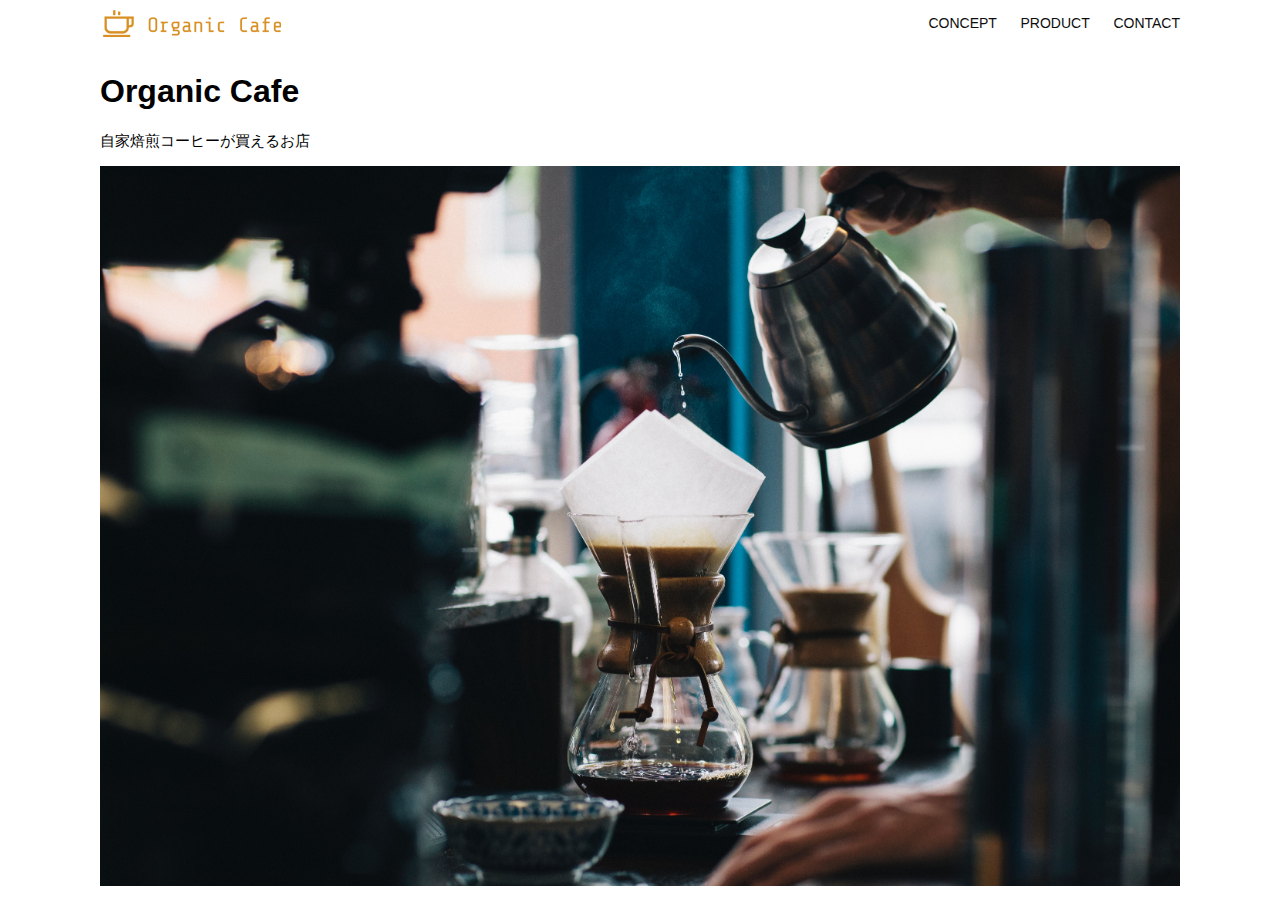
<file: html-css-kadai_013/index.html>
<!DOCTYPE html>
<html>
  <head>
    <title>Organic Cafe</title>
    <meta charset="UTF-8" />
    <meta
      name="description"
      content="自家焙煎のコーヒーがお家で楽しめるOrganic Cafe"
    />
    <meta name="viewport" content="width=device-width, initial-scale=1.0" />
    <link rel="stylesheet" href="style.css" />
  </head>
  <body>
    <!-- ヘッダー -->
    <header>
      <!-- ロゴ -->
      <a href="index.html" id="logo"
        ><img src="images/logo.png" alt="トップページに戻る"
      /></a>

      <!-- PC用ナビゲーション -->
      <nav id="nav-pc">
        <a href="index.html#concept">CONCEPT</a>
        <a href="index.html#product">PRODUCT</a>
        <a href="index.html#contact">CONTACT</a>
      </nav>

      <!-- スマホ用ハンバーガーメニューボタン -->
     <img id="menu-sp" src="images/button-menu.png" alt="ナビゲーションを開く" onclick="document.getElementById('nav-sp').style.display = 'block'">
     
     <!-- スマホ用ナビゲーション -->
     <nav id="nav-sp">
     <img id="close"src="images/button-close.png" alt="ナビゲーションを閉じる" onclick="document.getElementById('nav-sp').style.display = 'none'">
     <a id="logo-sp"href="index.html"onclick="document.getElementById('nav-sp').style.display = 'none'">
     <img src="images/logo-sp.png">
     </a>
     <a class="menu"href="index.html#concept"onclick="document.getElementById('nav-sp').style.display = 'none'">CONCEPT</a>
     <a class="menu"href="index.html#product"onclick="document.getElementById('nav-sp').style.display = 'none'">PRODUCT</a>
     <a class="menu"href="index.html#contact"onclick="document.getElementById('nav-sp').style.display = 'none'">CONTACT</a>
     </nav>
    </header>

    <main>
      <article>

        <!-- メインビジュアル -->
        <section id="main-visual">
          <div id="main-message">
            <h1>Organic Cafe</h1>
            <p>自家焙煎コーヒーが買えるお店</p>
          </div>
          <img
            src="images/main-image.jpg"
            alt="コーヒーをハンドドリップで淹れる画像"
          />
        </section>
      </article>
    </main>
  </body>
</html>
</file>
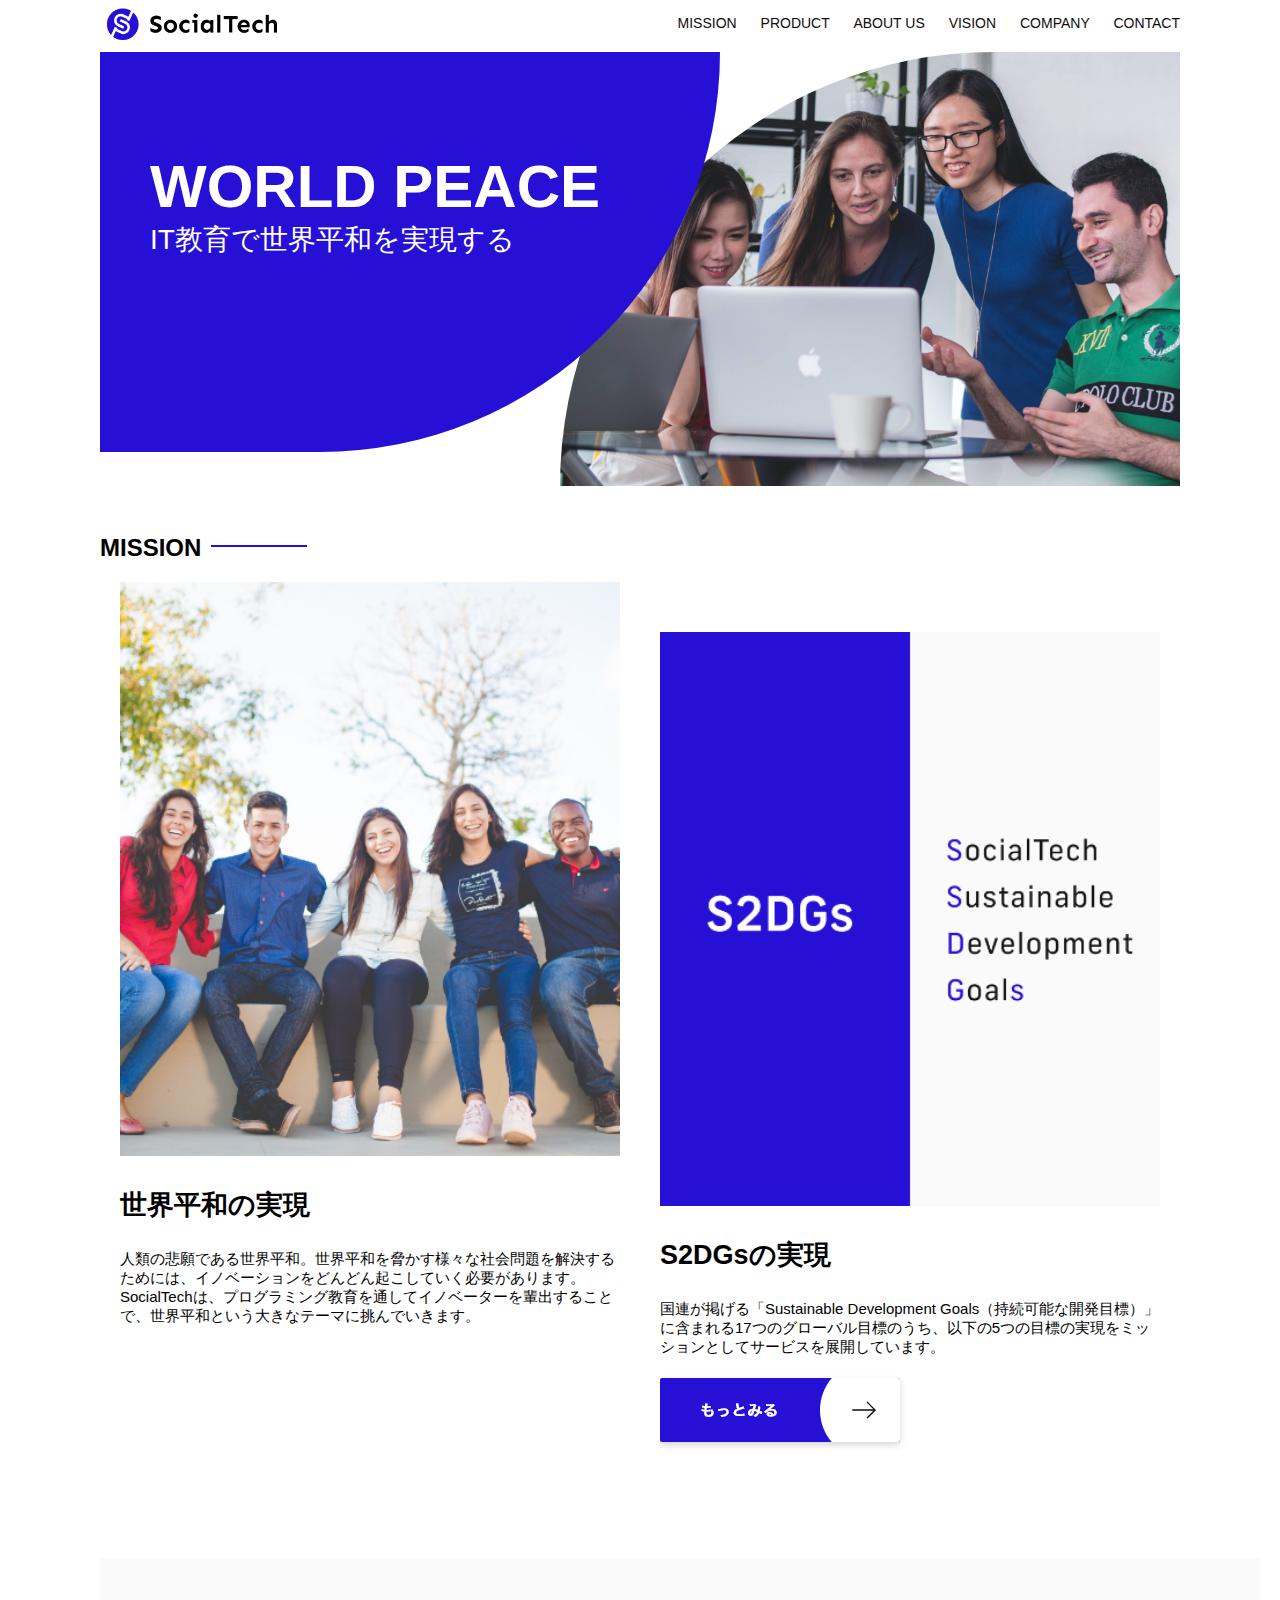
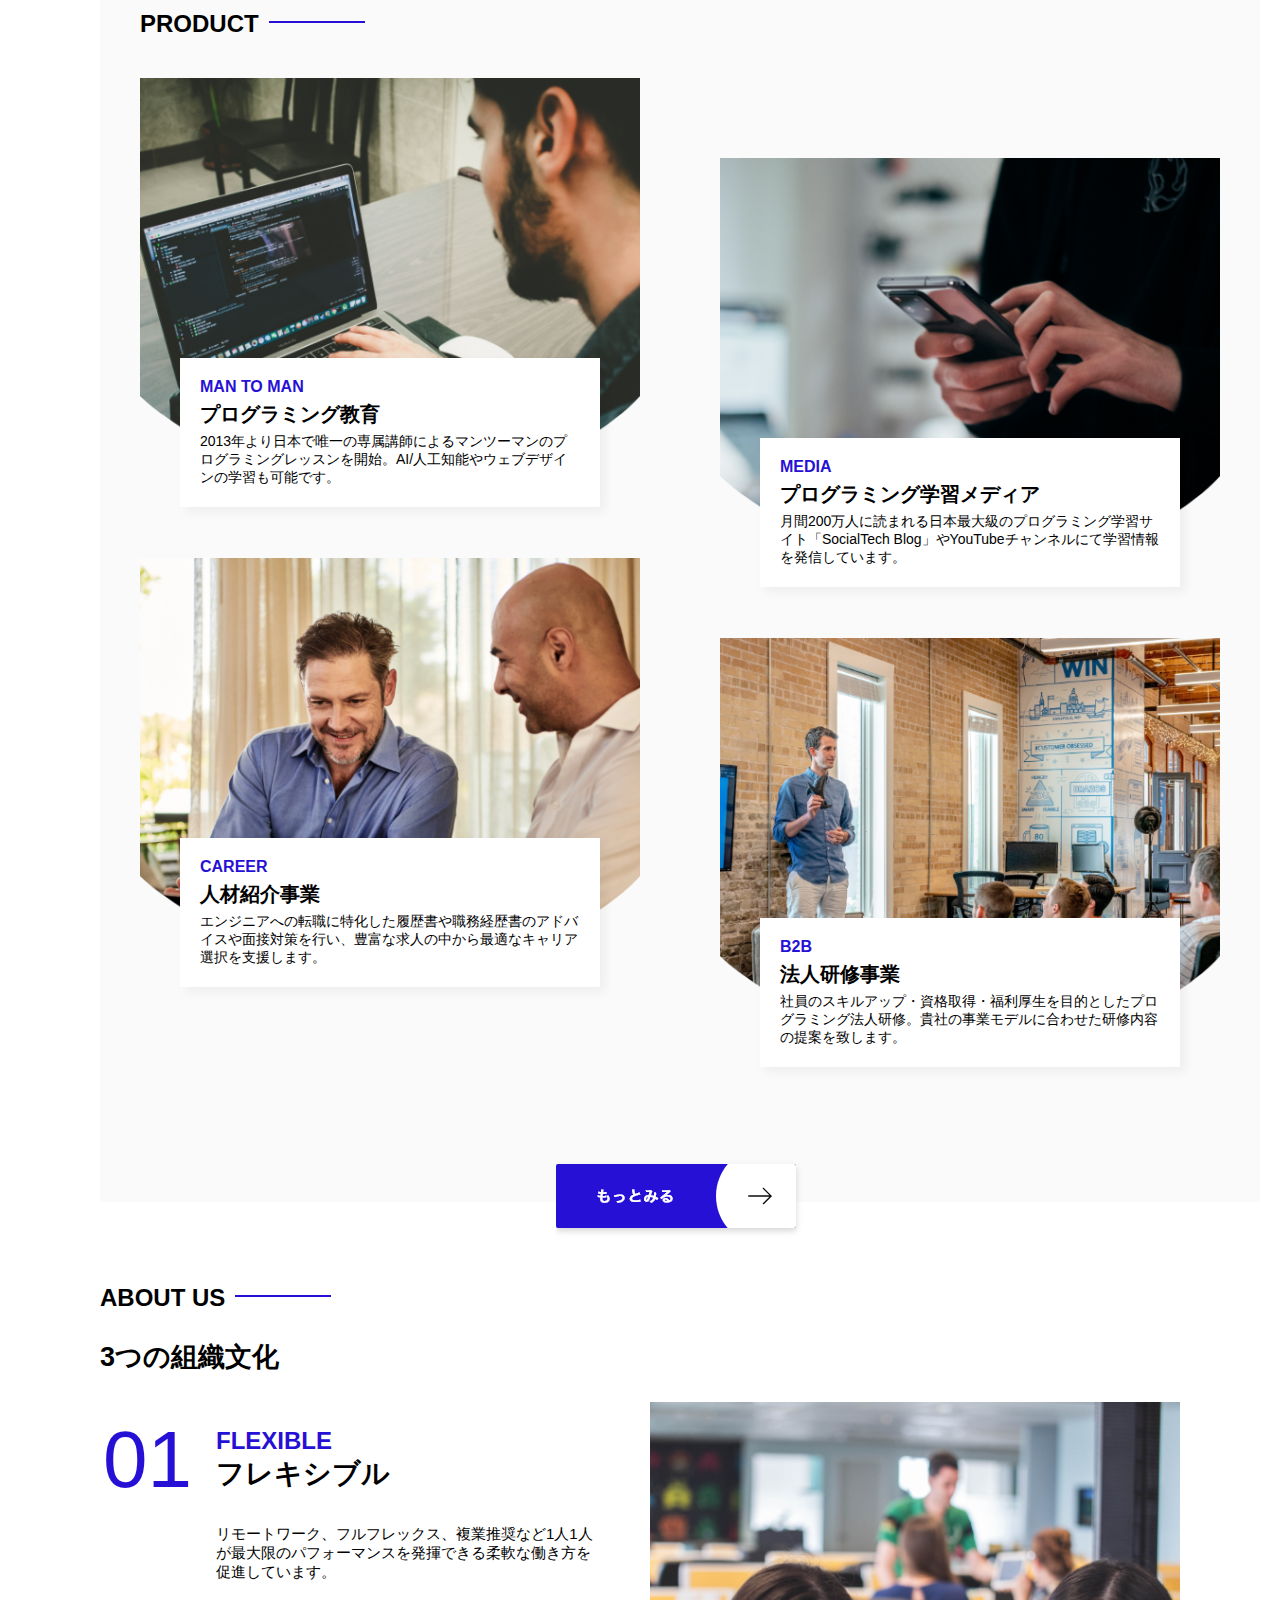
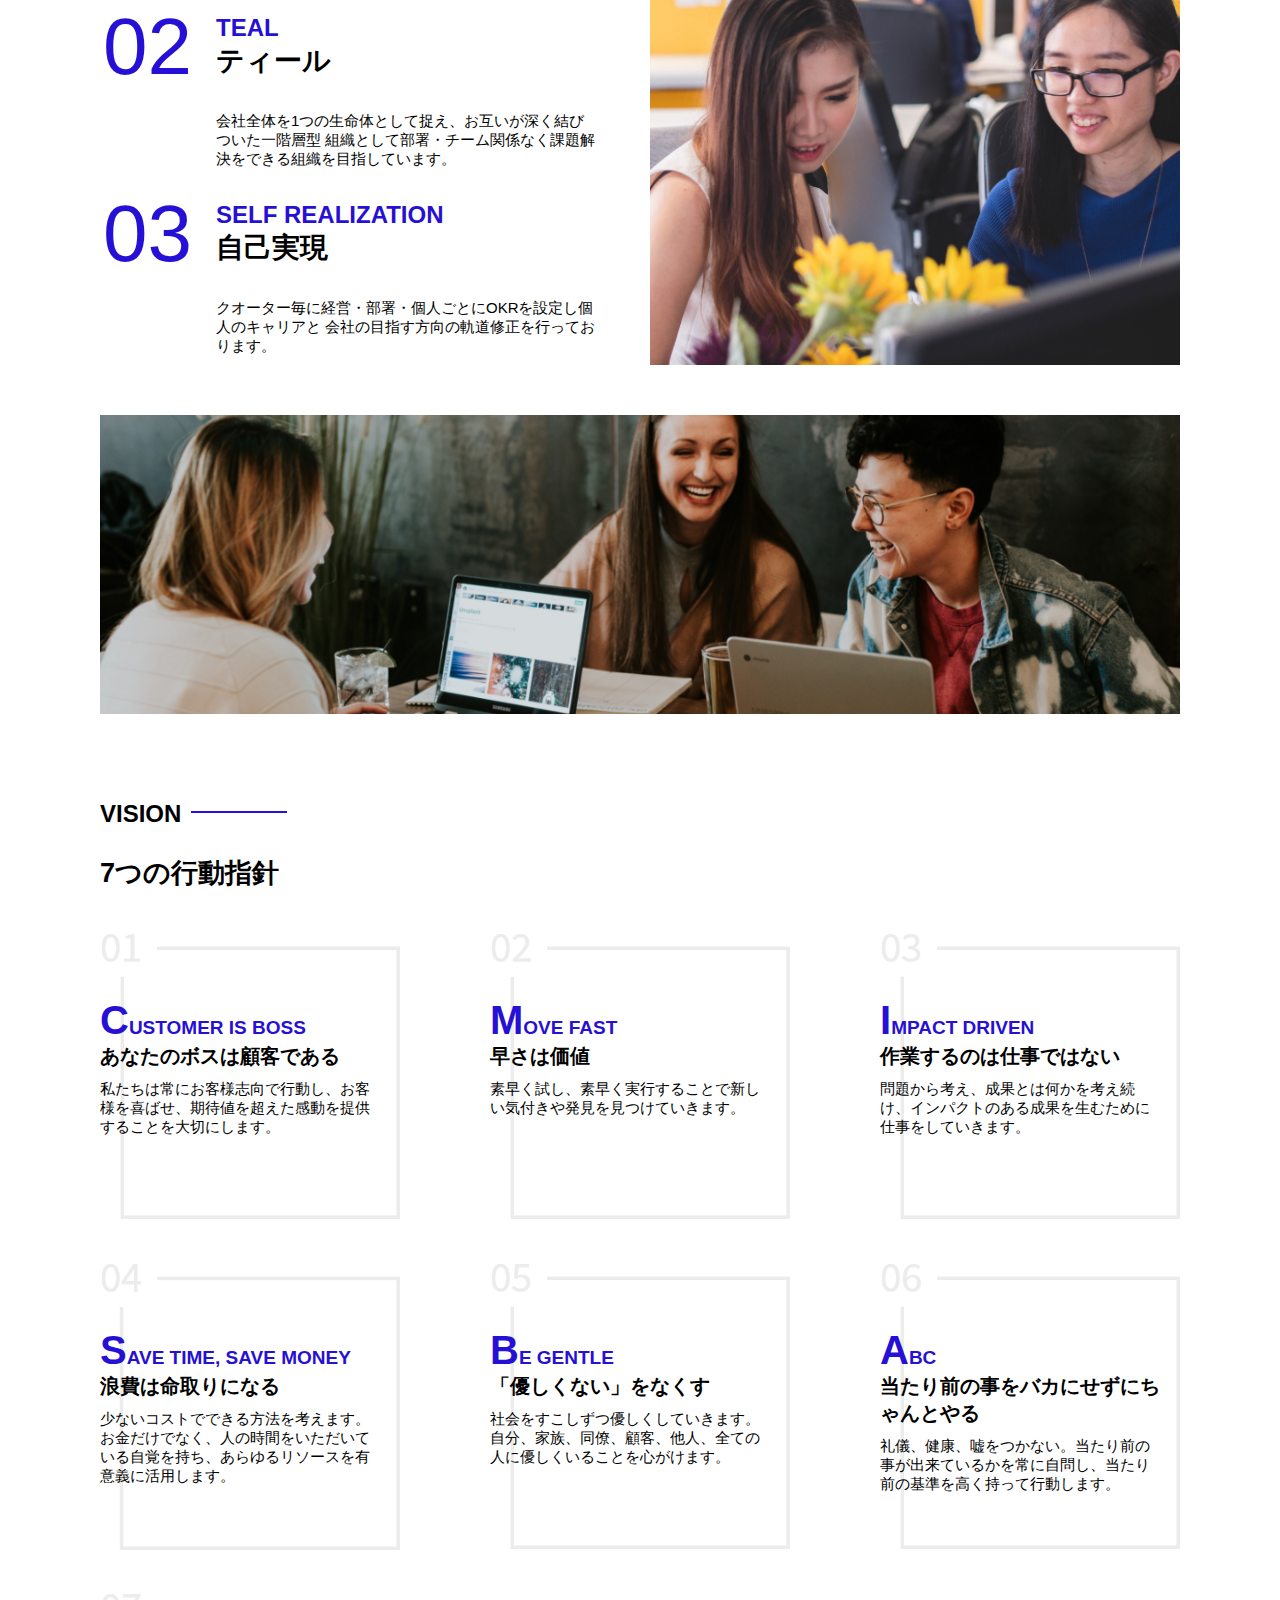
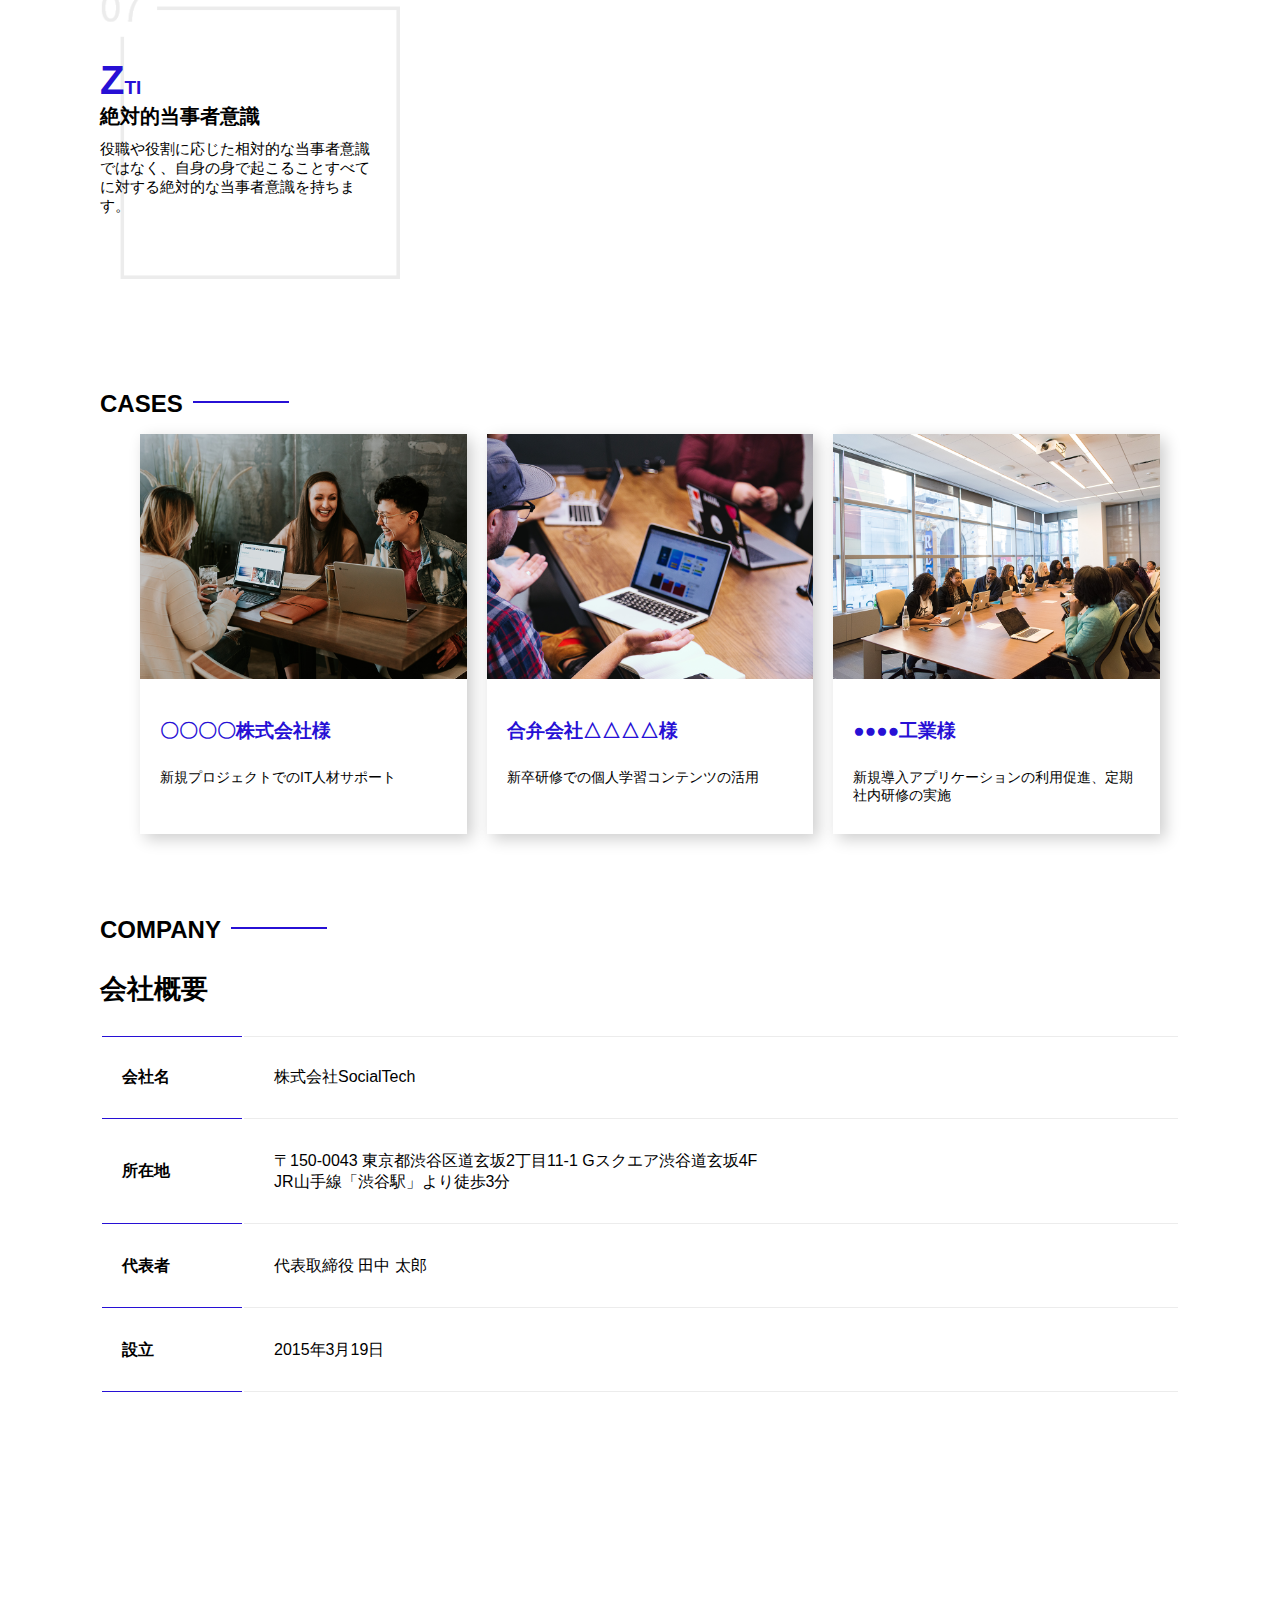
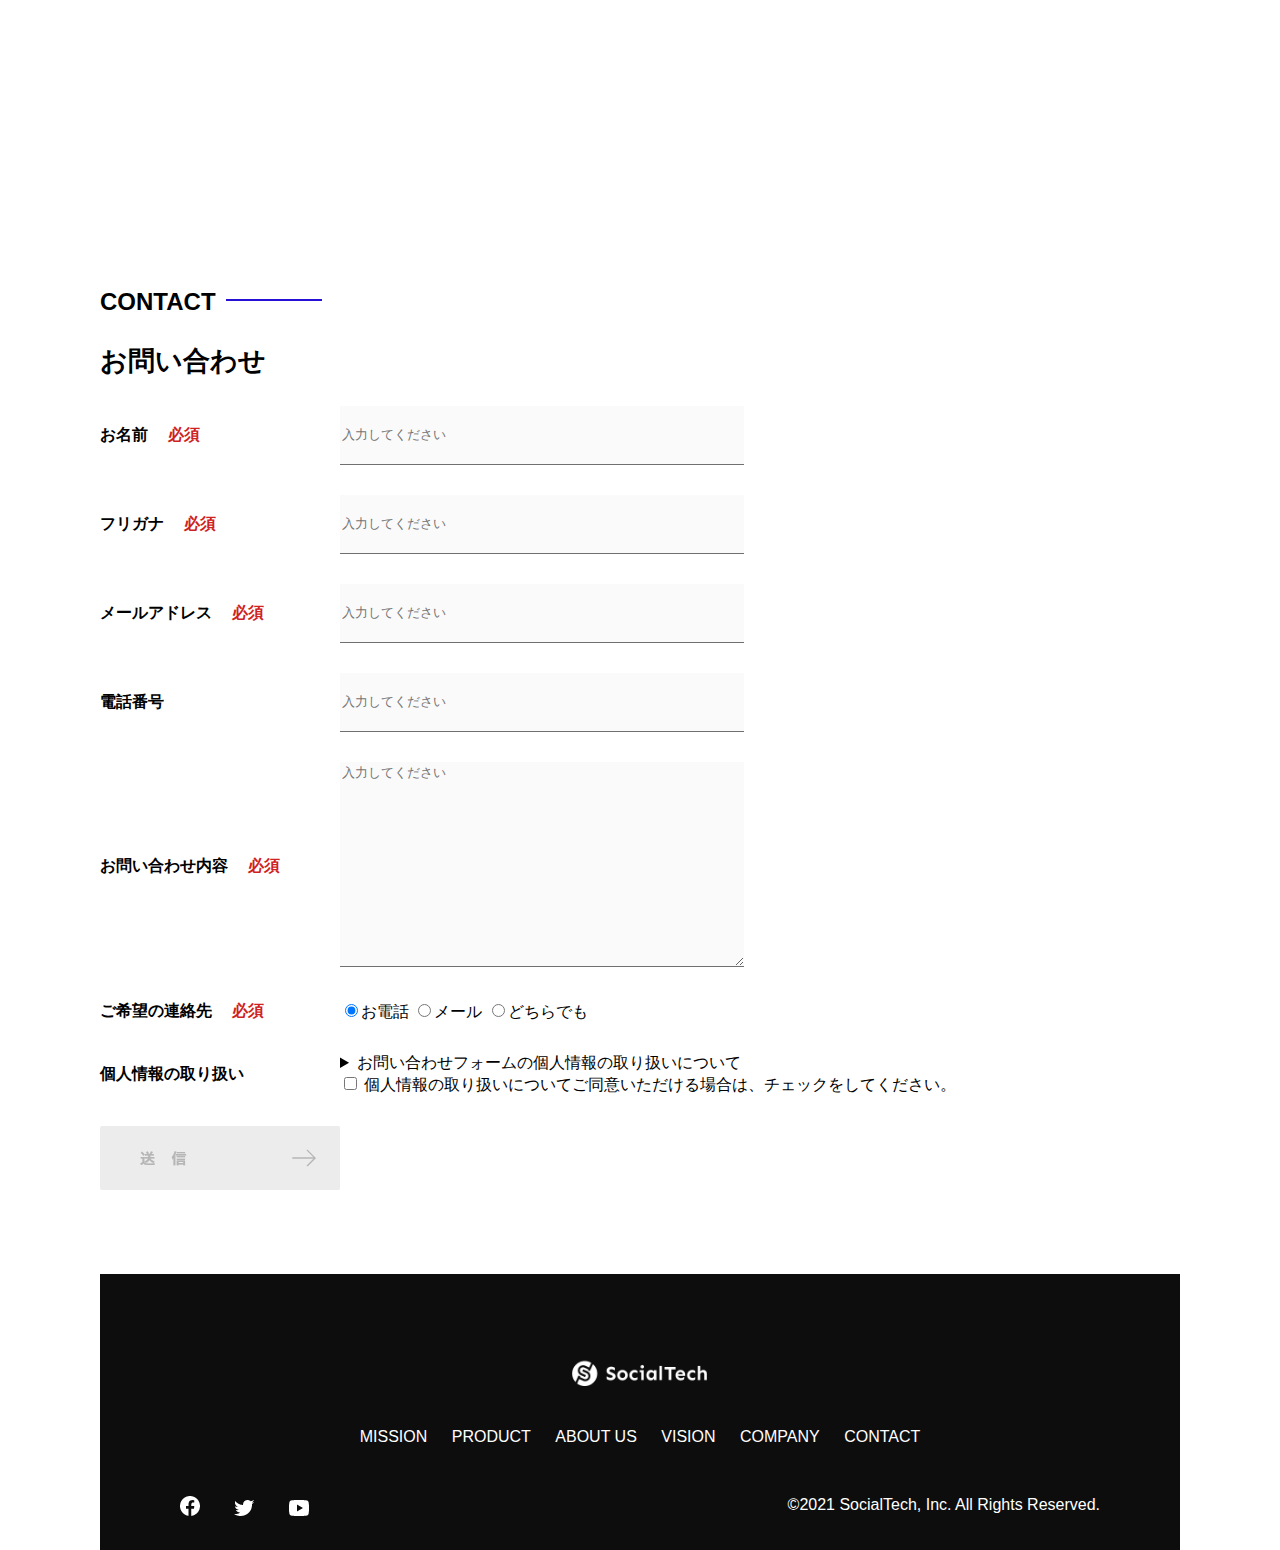
<file: kadai_tutorial_output/index.html>
<!DOCTYPE html>
<html>

<head>
  <title>SocialTech</title>
  <meta charset="UTF-8" />
  <meta name="description" content="SocialTechはEdTech業界のリーディングカンパニーを目指します。" />
  <meta name="viewport" content="width=device-width, initial-scale=1.0" />
  <link rel="stylesheet" href="style.css" />
</head>

<body>
  <!-- ヘッダー -->
  <header>
    <!-- ロゴ -->
    <a href="index.html" id="logo"><img src="images/logo.png" alt="トップページに戻る" /></a>

    <!-- PC用ナビゲーション -->
    <nav id="nav-pc">
      <a href="mission.html">MISSION</a>
      <a href="product.html">PRODUCT</a>
      <a href="index.html#aboutus">ABOUT US</a>
      <a href="index.html#vision">VISION</a>
      <a href="index.html#company">COMPANY</a>
      <a href="index.html#contact">CONTACT</a>
    </nav>
    <!-- スマホ用メニューボタン -->
    <img id="menu-sp" src="images/button-menu.png" alt="ナビゲーションを開く"
      onclick="document.getElementById('nav-sp').style.display = 'block'">
    <!-- スマホ用ナビゲーション -->
    <nav id="nav-sp">
      <img id="close" src="images/button-close.png" alt="ナビゲーションを閉じる"
        onclick="document.getElementById('nav-sp').style.display = 'none'">
      <a id="logo-sp" href="index.html" onclick="document.getElementById('nav-sp').style.display = 'none'"><img
          src="images/logo-sp.png" alt="トップページに戻る"></a>
      <a class="menu" href="mission.html" onclick="document.getElementById('nav-sp').style.display = 'none'">MISSION</a>
      <a class="menu" href="product.html" onclick="document.getElementById('nav-sp').style.display = 'none'">PRODUCT</a>
      <a class="menu" href="index.html#aboutus" onclick="document.getElementById('nav-sp').style.display = 'none'">ABOUT
        US</a>
      <a class="menu" href="index.html#vision"
        onclick="document.getElementById('nav-sp').style.display = 'none'">VISION</a>
      <a class="menu" href="index.html#company"
        onclick="document.getElementById('nav-sp').style.display = 'none'">COMPANY</a>
      <a class="menu" href="index.html#contact"
        onclick="document.getElementById('nav-sp').style.display = 'none'">CONTACT</a>
      <div id="sns">
        <a href="https://www.facebook.com/sejuku2013"><img src="images/button-facebook.png" alt="Facebookのリンク"></a>
        <a href="https://twitter.com/samuraijuku"><img src="images/button-twitter.png" alt="Twitterのリンク"></a>
        <a href="https://www.youtube.com/channel/UCCFOQO5aDK0xXam4cUQXT8g"><img src="images/button-youtube.png"
            alt="YouTubeのリンク"></a>
      </div>
    </nav>
  </header>
  <main>
    <article>
      <!-- メインビジュアル -->
      <section id="main-visual">
        <div id="main-message">
          <h1>WORLD PEACE</h1>
          <p>IT教育で世界平和を実現する</p>
        </div>
        <img src="images/index/index-main.png" alt="PCの周りに集まる多国籍の仲間たち" />
      </section>
      <!--ミッション-->
      <section id="mission">
        <h2 class="index-h2">MISSION</h2>
        <div id="mission-flex">
          <div>
            <img id="mission-photo" src="images/index/index-mission.png" alt="屋外のベンチで写真を撮影する多国籍の仲間たち" />
            <h3>世界平和の実現</h3>
            <p>
              人類の悲願である世界平和。世界平和を脅かす様々な社会問題を解決するためには、イノベーションをどんどん起こしていく必要があります。SocialTechは、プログラミング教育を通してイノベーターを輩出することで、世界平和という大きなテーマに挑んでいきます。
            </p>
          </div>
          <div>
            <img id="s2dgs" src="images/index/s2dgs.png" alt="S2DGs" />
            <h3>S2DGsの実現</h3>
            <p>
              国連が掲げる「Sustainable Development
              Goals（持続可能な開発目標）」に含まれる17つのグローバル目標のうち、以下の5つの目標の実現をミッションとしてサービスを展開しています。
            </p>
            <a href="mission.html">
              <img src="images/button-more.png" alt="もっとみる" />
            </a>
          </div>
        </div>
      </section>
      <!-- プロダクト -->
      <section id="product">
        <h2 class="index-h2">PRODUCT</h2>
        <div>
          <div id="product-left">
            <div>
              <img class="product-photo" src="images/index/index-mantoman.png" alt="PCでコードを書く男性" />
              <div class="product-explain">
                <span>MAN TO MAN</span>
                <h3>プログラミング教育</h3>
                <p>
                  2013年より日本で唯一の専属講師によるマンツーマンのプログラミングレッスンを開始。AI/人工知能やウェブデザインの学習も可能です。
                </p>
              </div>
            </div>
            <div>
              <img class="product-photo" src="images/index/index-career.png" alt="笑顔で話し合う2人の男性" />
              <div class="product-explain">
                <span>CAREER</span>
                <h3>人材紹介事業</h3>
                <p>
                  エンジニアへの転職に特化した履歴書や職務経歴書のアドバイスや面接対策を行い、豊富な求人の中から最適なキャリア選択を支援します。
                </p>
              </div>
            </div>
          </div>
          <div id="product-right">
            <div>
              <img class="product-photo" src="images/index/index-media.png" alt="スマートフォンを操作する人" />
              <div class="product-explain">
                <span>MEDIA</span>
                <h3>プログラミング学習メディア</h3>
                <p>
                  月間200万人に読まれる日本最大級のプログラミング学習サイト「SocialTech
                  Blog」やYouTubeチャンネルにて学習情報を発信しています。
                </p>
              </div>
            </div>
            <div>
              <img class="product-photo" src="images/index/index-b2b.png" alt="講演中の男性とそれを聴く人々" />
              <div class="product-explain">
                <span>B2B</span>
                <h3>法人研修事業</h3>
                <p>
                  社員のスキルアップ・資格取得・福利厚生を目的としたプログラミング法人研修。貴社の事業モデルに合わせた研修内容の提案を致します。
                </p>
              </div>
            </div>
          </div>
        </div>
        <div>
          <a id="product-more" href="product.html">
            <img src="images/button-more.png" alt="もっとみる" />
          </a>
        </div>
      </section>
      <!---ABOUT US-->
      <section id="aboutus">
        <h2 class="index-h2">ABOUT US</h2>
        <h3>3つの組織文化</h3>
        <div>
          <table class="culture-table">
            <tr>
              <td>
                <span class="culture-num">01</span>
              </td>
              <td>
                <span class="culture-en">FLEXIBLE</span>
                <span class="culture-jp">フレキシブル</span>
              </td>
            </tr>
            <tr>
              <td>
                <!--空のセル-->
              </td>
              <td>
                <p class="culture-description">
                  リモートワーク、フルフレックス、複業推奨など1人1人が最大限のパフォーマンスを発揮できる柔軟な働き方を促進しています。
                </p>
              </td>
            </tr>
            <tr>
              <td>
                <span class="culture-num">02</span>
              </td>
              <td>
                <span class="culture-en">TEAL</span>
                <span class="culture-jp">ティール</span>
              </td>
            </tr>
            <tr>
              <td>
                <!--空のセル-->
              </td>
              <td>
                <p class="culture-description">
                  会社全体を1つの生命体として捉え、お互いが深く結びついた一階層型
                  組織として部署・チーム関係なく課題解決をできる組織を目指しています。
                </p>
              </td>
            </tr>
            <tr>
              <td>
                <span class="culture-num">03</span>
              </td>
              <td>
                <span class="culture-en">SELF REALIZATION</span>
                <span class="culture-jp">自己実現</span>
              </td>
            </tr>
            <tr>
              <td>
                <!--空のセル-->
              </td>
              <td>
                <p class="culture-description">
                  クオーター毎に経営・部署・個人ごとにOKRを設定し個人のキャリアと
                  会社の目指す方向の軌道修正を行っております。
                </p>
              </td>
            </tr>
          </table>
          <img class="culture-img" src="images/index/index-aboutus1.png" alt="笑顔で話し合う2人の女性" />
        </div>
        <img class="culture-img2" src="images/index/index-aboutus2.png" alt="笑顔で話し合う3人の男女" />
      </section>
      <!-- VISION -->
      <section id="vision">
        <h2 class="index-h2">VISION</h2>
        <h3>7つの行動指針</h3>
        <div>
          <div class="vision-box">
            <img src="images/index/vision-01.png" alt="01" />
            <span>
              <h4>CUSTOMER IS BOSS</h4>
              <h5>あなたのボスは顧客である</h5>
              <p>
                私たちは常にお客様志向で行動し、お客様を喜ばせ、期待値を超えた感動を提供することを大切にします。
              </p>
            </span>
          </div>
          <div class="vision-box">
            <img src="images/index/vision-02.png" alt="02" />
            <span>
              <h4>MOVE FAST</h4>
              <h5>早さは価値</h5>
              <p>
                素早く試し、素早く実行することで新しい気付きや発見を見つけていきます。
              </p>
            </span>
          </div>
          <div class="vision-box">
            <img src="images/index/vision-03.png" alt="03" />
            <span>
              <h4>IMPACT DRIVEN</h4>
              <h5>作業するのは仕事ではない</h5>
              <p>
                問題から考え、成果とは何かを考え続け、インパクトのある成果を生むために仕事をしていきます。
              </p>
            </span>
          </div>
          <div class="vision-box">
            <img src="images/index/vision-04.png" alt="04" />
            <span>
              <h4>SAVE TIME, SAVE MONEY</h4>
              <h5>浪費は命取りになる</h5>
              <p>
                少ないコストでできる方法を考えます。お金だけでなく、人の時間をいただいている自覚を持ち、あらゆるリソースを有意義に活用します。
              </p>
            </span>
          </div>
          <div class="vision-box">
            <img src="images/index/vision-05.png" alt="05" />
            <span>
              <h4>BE GENTLE</h4>
              <h5>「優しくない」をなくす</h5>
              <p>
                社会をすこしずつ優しくしていきます。自分、家族、同僚、顧客、他人、全ての人に優しくいることを心がけます。
              </p>
            </span>
          </div>
          <div class="vision-box">
            <img src="images/index/vision-06.png" alt="06" />
            <span>
              <h4>ABC</h4>
              <h5>当たり前の事をバカにせずにちゃんとやる</h5>
              <p>
                礼儀、健康、嘘をつかない。当たり前の事が出来ているかを常に自問し、当たり前の基準を高く持って行動します。
              </p>
            </span>
          </div>
          <div class="vision-box">
            <img src="images/index/vision-07.png" alt="07" />
            <span>
              <h4>ZTI</h4>
              <h5>絶対的当事者意識</h5>
              <p>
                役職や役割に応じた相対的な当事者意識ではなく、自身の身で起こることすべてに対する絶対的な当事者意識を持ちます。
              </p>
            </span>
          </div>
        </div>
      </section>
      <!-- CASES -->
      <section id="cases">
        <h2 class="index-h2">CASES</h2>
        <ul>
          <!-- 事例1 -->
          <li class="case-card">
            <img class="case-img" src="images/index/case-1.png" alt="仲良く語り合う3人">
            <div class="case-info">
              <h4 class="case-name">〇〇〇〇株式会社様</h4>
              <p class="case-content">新規プロジェクトでのIT人材サポート</p>
            </div>
          </li>
          <!-- 事例2 -->
          <li class="case-card">
            <img class="case-img" src="images/index/case-2.png" alt="PCでコンテンツを見る">
            <div class="case-info">
              <h4 class="case-name">合弁会社△△△△様</h4>
              <p class="case-content">新卒研修での個人学習コンテンツの活用</p>
            </div>
          </li>
          <!-- 事例3 -->
          <li class="case-card">
            <img class="case-img" src="images/index/case-3.png" alt="社内研修中の会議室">
            <div class="case-info">
              <h4 class="case-name">●●●●工業様</h4>
              <p class="case-content">新規導入アプリケーションの利用促進、定期社内研修の実施</p>
            </div>
          </li>
        </ul>
      </section>

      <!-- COMPANY -->
      <section id="company">
        <h2 class="index-h2">COMPANY</h2>
        <h3>会社概要</h3>
        <table id="company-table">
          <tr>
            <th class="tableheader-first">会社名</th>
            <td class="cell-first">株式会社SocialTech</td>
          </tr>
          <tr>
            <th class="tableheader">所在地</th>
            <td class="cell">
              〒150-0043 東京都渋谷区道玄坂2丁目11-1 Gスクエア渋谷道玄坂4F<br />JR山手線「渋谷駅」より徒歩3分
            </td>
          </tr>
          <tr>
            <th class="tableheader">代表者</th>
            <td class="cell">代表取締役 田中 太郎</td>
          </tr>
          <tr>
            <th class="tableheader">設立</th>
            <td class="cell">2015年3月19日</td>
          </tr>
        </table>
        <iframe
          src="https://www.google.com/maps/embed?pb=!1m18!1m12!1m3!1d3241.7759544892483!2d139.69399665123464!3d35.65789123876098!2m3!1f0!2f0!3f0!3m2!1i1024!2i768!4f13.1!3m3!1m2!1s0x60188caa0042e8d1%3A0xba130bea826a7aa2!2z44CSMTUwLTAwNDMg5p2x5Lqs6YO95riL6LC35Yy66YGT546E5Z2C77yS5LiB55uu77yR77yR4oiS77yR!5e0!3m2!1sja!2sjp!4v1636872991912!5m2!1sja!2sjp"
          style="border: 0" allowfullscreen="" loading="lazy">
        </iframe>
      </section>
      <!-- お問い合わせフォーム -->
      <section id="contact">
        <h2 class="index-h2">CONTACT</h2>
        <h3>お問い合わせ</h3>
        <form>
          <div>
            <div class="contact-heading">
              <label class="contact-label">お名前<span class="contact-span">必須</span></label>
            </div>
            <div class="contact-form">
              <input type="text" name="name" placeholder="入力してください" class="contact-textbox" />
            </div>
          </div>
          <div>
            <div class="contact-heading">
              <label class="contact-label">フリガナ<span class="contact-span">必須</span></label>
            </div>
            <div>
              <input type="text" name="hurigana" placeholder="入力してください" class="contact-textbox" />
            </div>
          </div>
          <div>
            <div class="contact-heading">
              <label class="contact-label">メールアドレス<span class="contact-span">必須</span></label>
            </div>
            <div>
              <input type="text" name="email" placeholder="入力してください" class="contact-textbox" />
            </div>
          </div>
          <div>
            <div class="contact-heading">
              <label class="contact-label">電話番号</label>
            </div>
            <div>
              <input type="text" name="tel" placeholder="入力してください" class="contact-textbox" />
            </div>
          </div>
          <div>
            <div class="contact-heading">
              <label class="contact-label">お問い合わせ内容<span class="contact-span">必須</span></label>
            </div>
            <div>
              <textarea class="contact-textarea" placeholder="入力してください" name="message"></textarea>
            </div>
          </div>
          <div>
            <div class="contact-heading">
              <label class="contact-label">ご希望の連絡先<span class="contact-span">必須</span></label>
            </div>
            <div>
              <input class="radiobutton" type="radio" value="tel" name="contact" checked /><label>お電話</label>
              <input class="radiobutton" type="radio" value="mail" name="contact" /><label>メール</label>
              <input class="radiobutton" type="radio" value="both" name="contact" /><label>どちらでも</label>
            </div>
          </div>
          <div>
            <div class="contact-heading">
              <label class="contact-label">個人情報の取り扱い</label>
            </div>
            <div>
              <details>
                <summary>
                  お問い合わせフォームの個人情報の取り扱いについて
                </summary>
                <div>
                  <span>１．組織の名称又は氏名</span><br />
                  株式会社SocialTech<br /><br />
                  <span>２．個人情報保護管理者（若しくはその代理人）の氏名又は職名、所属及び連絡先
                    鈴木 一郎 コーポレート部</span><br />
                  メールアドレス：support@socialtech.net<br />
                  TEL：03-xxxx-xxxx<br />
                  <span>３．個人情報の利用目的</span><br />
                  ・本サービス及び本サービスに関連する情報の提供又はそれらに関する連絡のため<br />
                  ・ユーザーの本人確認のため<br />
                  ・当社サービスのご案内のため<br />
                  ・当社の商品等の広告または宣伝（電子メールによるものを含むものとします。）<br /><br />
                  <span>４．個人情報の取り扱い業務の委託</span><br />
                  個人情報の取扱業務の全部または一部を外部に業務委託する場合があります。<br />
                  その際、弊社は、個人情報を適切に保護できる管理体制を敷き実行していることを条件として<br />
                  委託先を厳選したうえで、機密保持契約を委託先と締結し、お客様の個人情報を厳密に管理させます。<br /><br />
                  <span>５．個人情報の開示等の請求</span><br />
                  お客様は、弊社に対してご自身の個人情報の開示等（利用目的の通知、開示、内容の訂正・追加・削除、利用の停止または消去、第三者への提供の停止）に関して、当社問合わせ窓口に申し出ることができます。<br />
                  その際、弊社はお客様ご本人を確認させていただいたうえで、合理的な期間内に対応いたします。<br /><br />
                  なお、個人情報に関する弊社問合わせ先は、次の通りです。<br /><br />
                  株式会社SocialTech　個人情報問合せ窓口<br />
                  〒150-0043　東京都渋谷区道玄坂2丁目11-1 Ｇスクエア渋谷道玄坂
                  4F<br />
                  メールアドレス：support@socialtech.net　TEL：03-xxxx-xxxx<br /><br />
                  <span>６．個人情報を提供されることの任意性について</span><br /><br />
                  お客様がご自身の個人情報を弊社に提供されるか否かは、お客様のご判断によりますが、もしご提供されない場合には、適切なサービスが提供できない場合がありますので予めご了承ください。
                </div>
              </details>
              <input type="checkbox" name="agree" />
              <span>個人情報の取り扱いについてご同意いただける場合は、チェックをしてください。</span>
            </div>
          </div>
          <input type="image" value="Submit" src="images/button-submit.png" alt="送信する" />
        </form>
      </section>
    </article>
    <footer>
      <div id="footer-logo">
        <img src="images/logo-sp.png" alt="SocialTech" />
      </div>
      <div id="footer-link">
        <a href="mission.html">MISSION</a>
        <a href="product.html">PRODUCT</a>
        <a href="index.html#aboutus">ABOUT US</a>
        <a href="index.html#vision">VISION</a>
        <a href="index.html#company">COMPANY</a>
        <a href="index.html#contact">CONTACT</a>
      </div>
      <div id="sns-footer">
        <a href="https://www.facebook.com/sejuku2013"><img src="images/button-facebook.png" alt="Facebookのリンク" /></a>
        <a href="https://twitter.com/samuraijuku"><img src="images/button-twitter.png" alt="Twitterのリンク" /></a>
        <a href="https://www.youtube.com/channel/UCCFOQO5aDK0xXam4cUQXT8g"><img src="images/button-youtube.png"
            alt="YouTubeのリンク" /></a>
        <span id="copyright">&copy;2021 SocialTech, Inc. All Rights Reserved.
        </span>
      </div>
    </footer>
  </main>
</body>

</html>
</file>
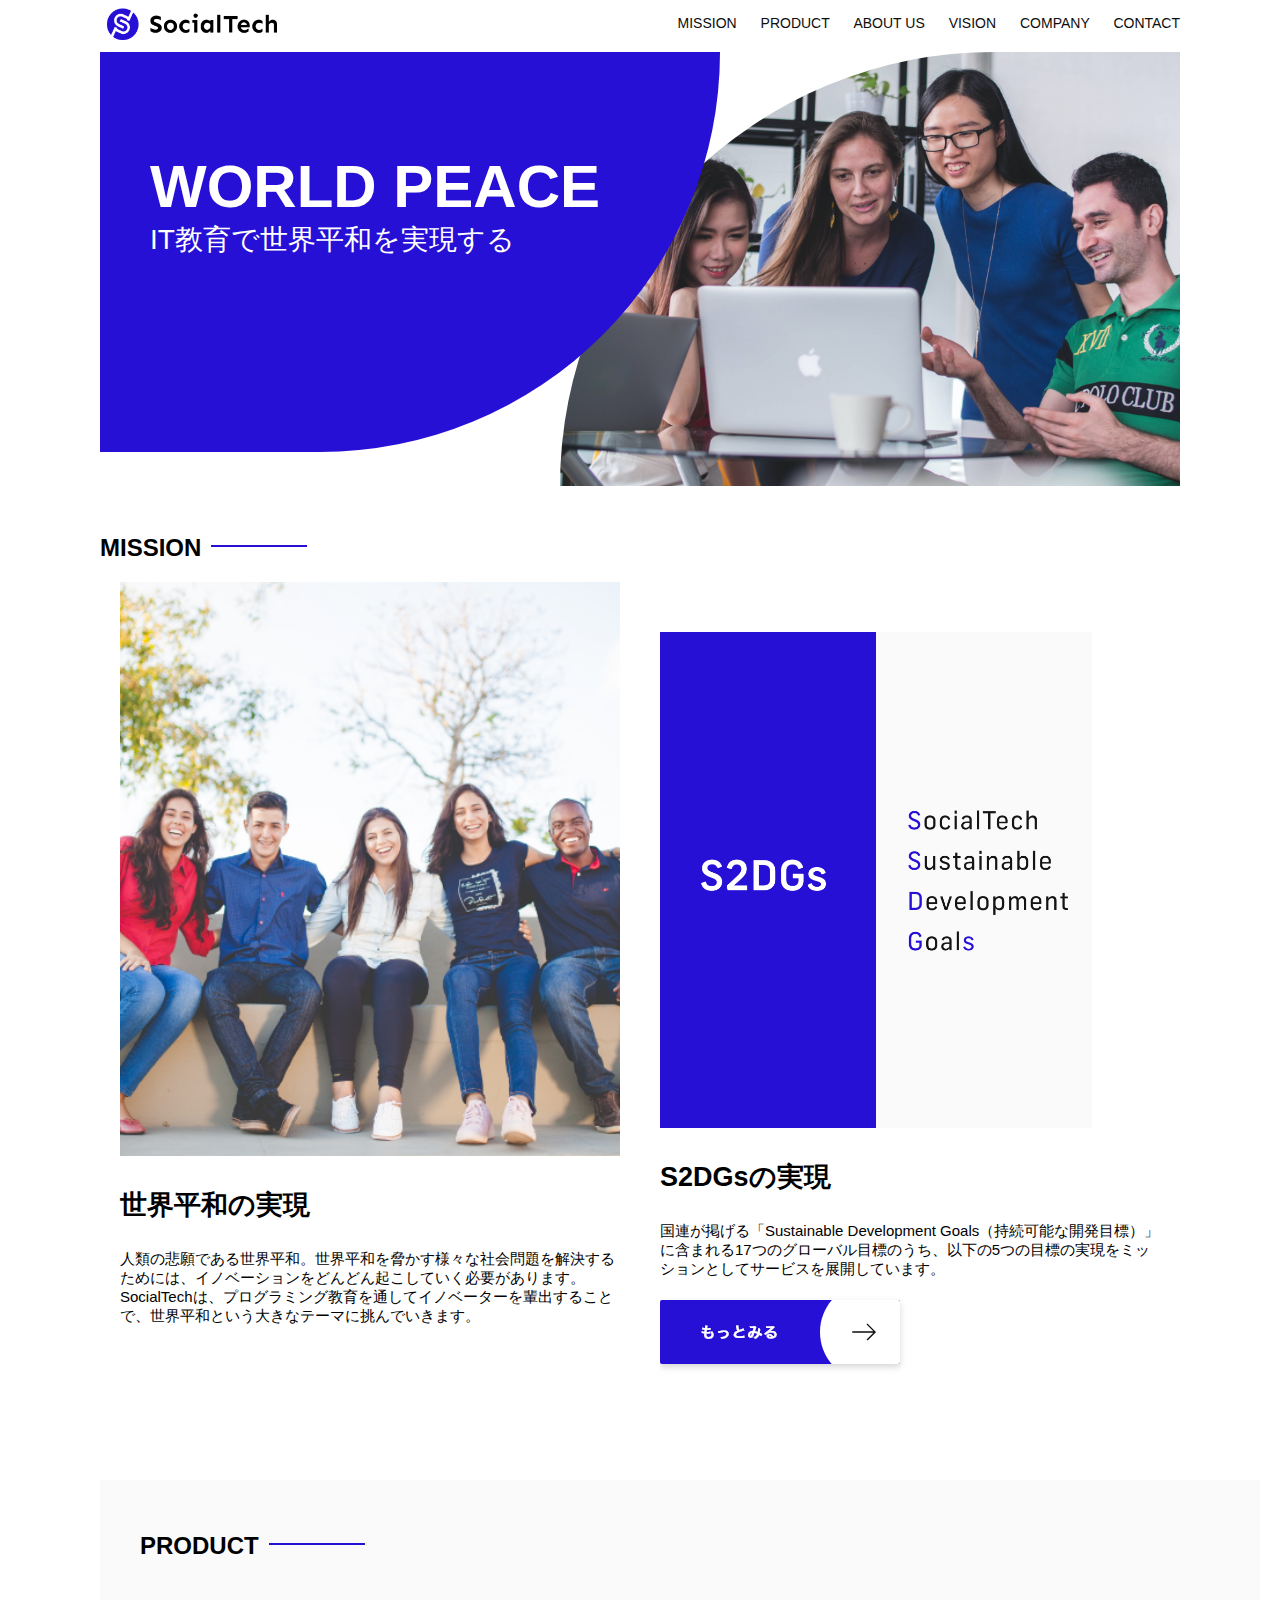
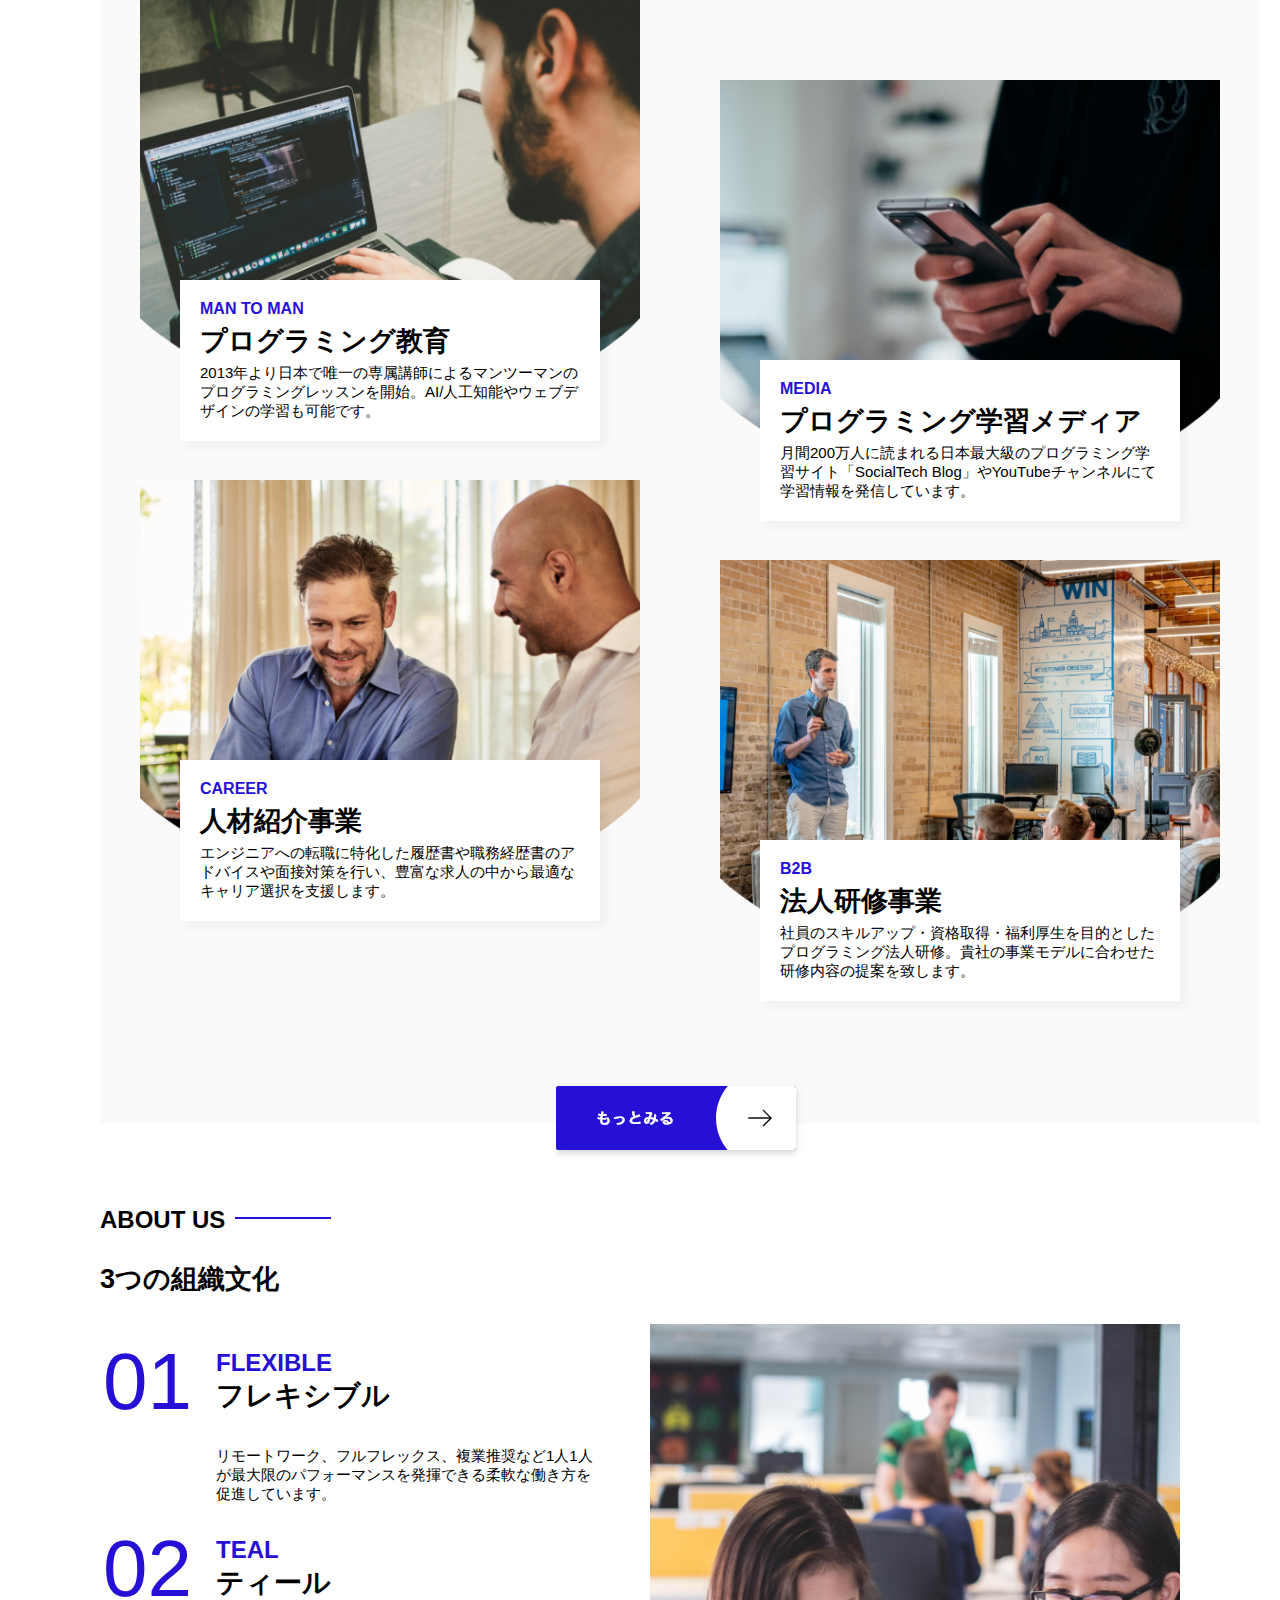
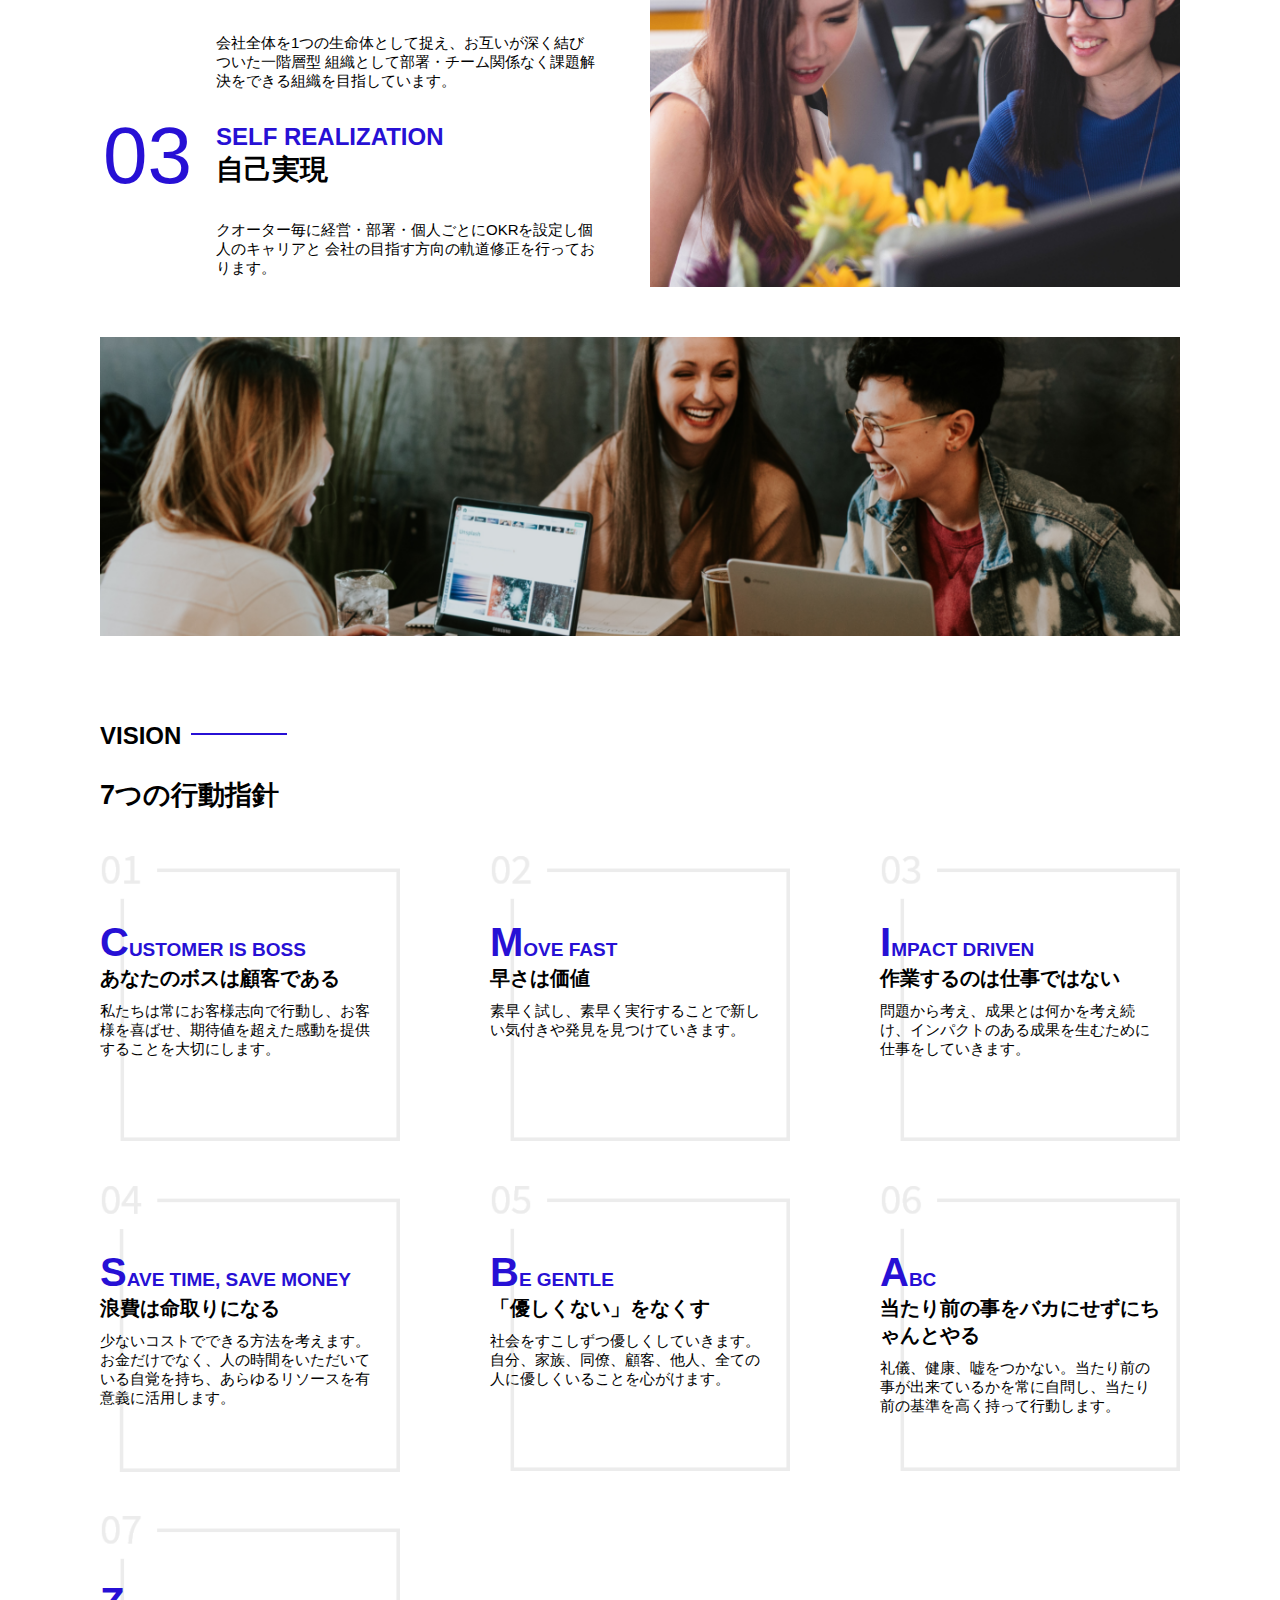
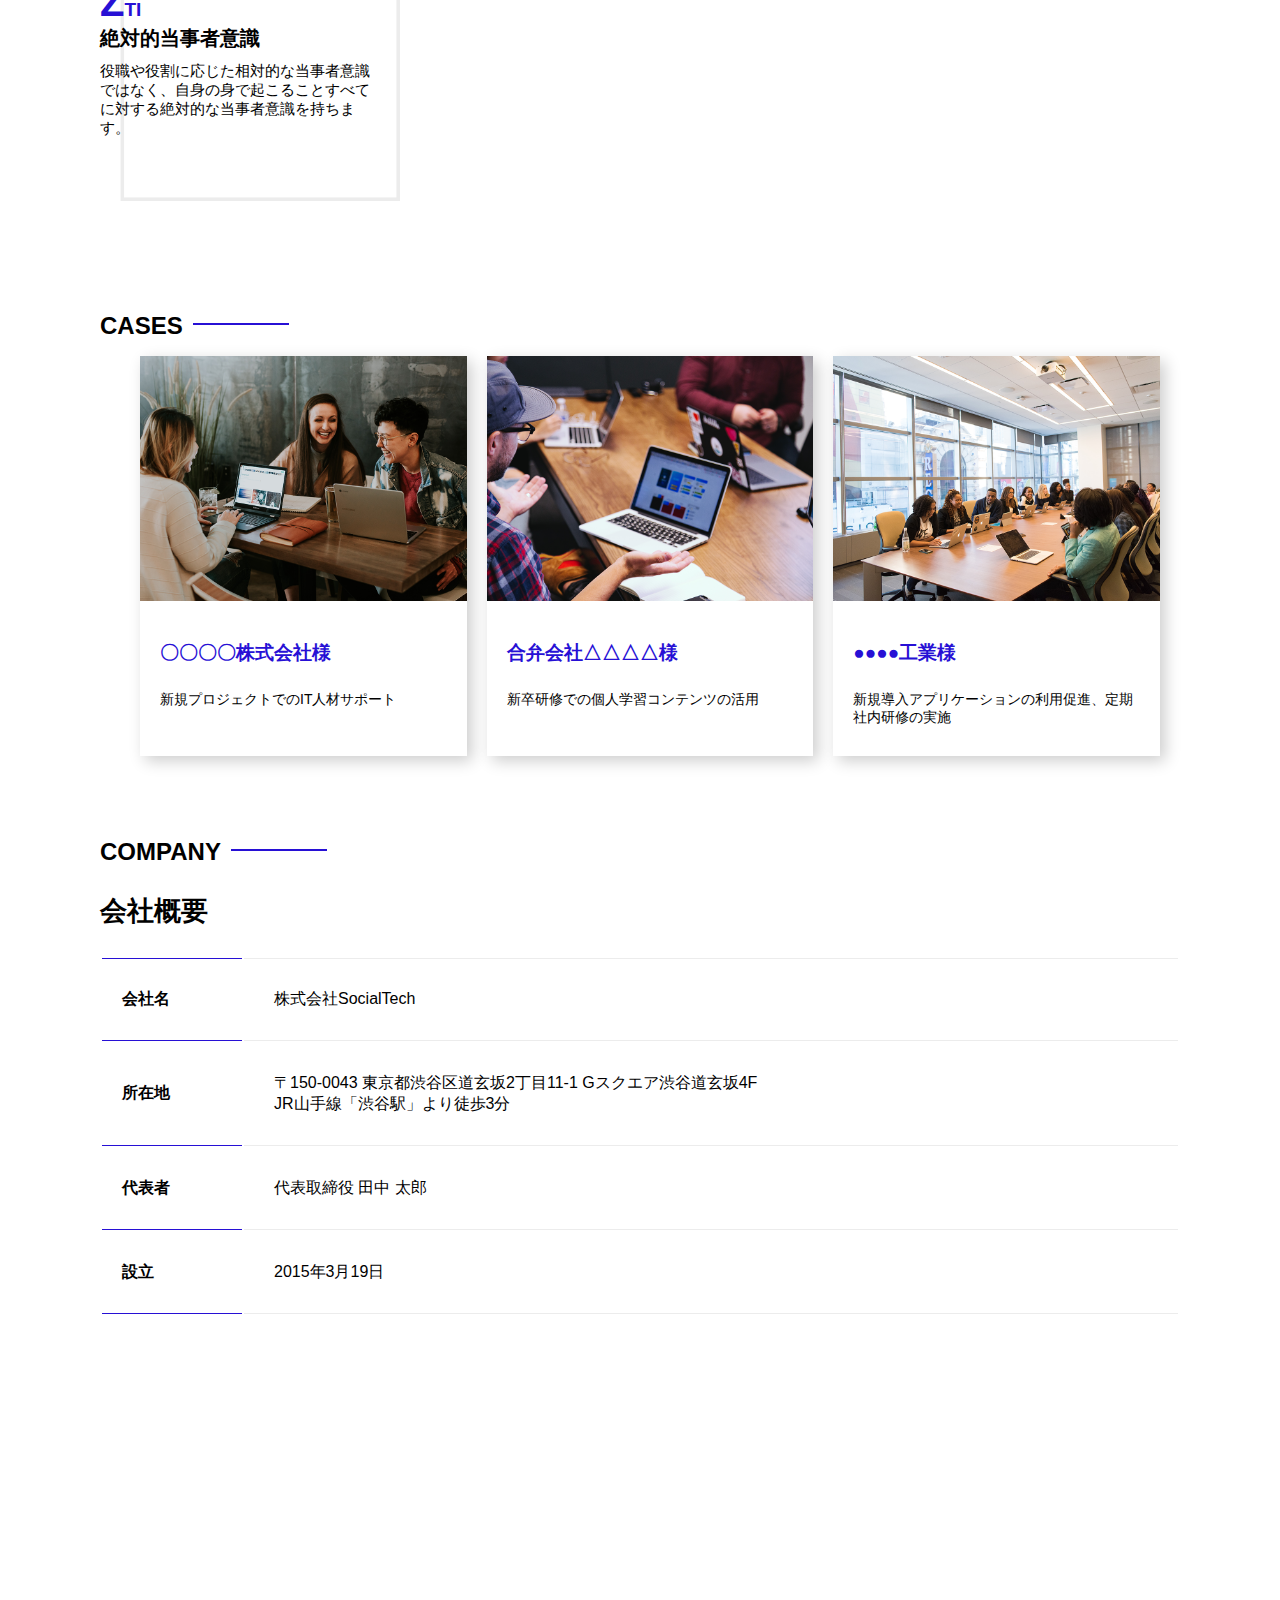
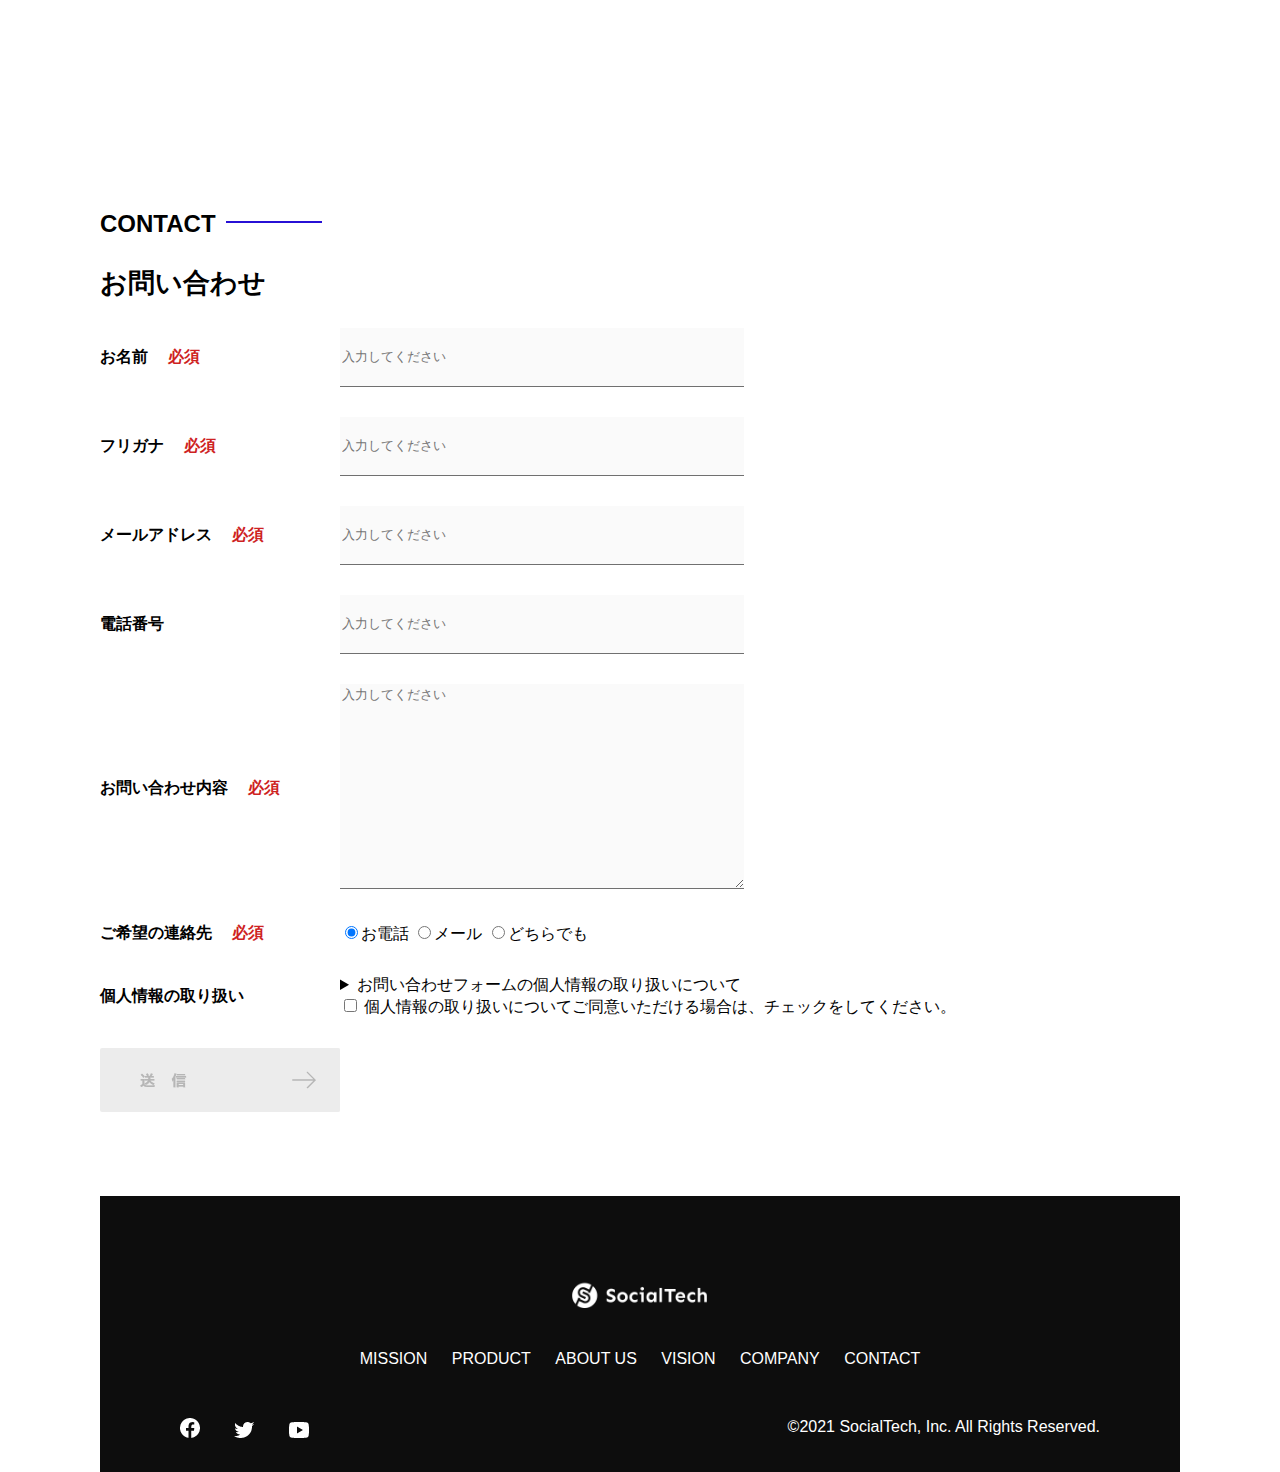
<file: socialtech-kadai_012/index.html>
<!DOCTYPE html>
<html>

<head>
  <title>SocialTech</title>
  <meta charset="UTF-8" />
  <meta name="description" content="SocialTechはEdTech業界のリーディングカンパニーを目指します。" />
  <meta name="viewport" content="width=device-width, initial-scale=1.0" />
  <link rel="stylesheet" href="style.css" />
</head>

<body>
  <!-- ヘッダー -->
  <header>
    <!-- ロゴ -->
    <a href="index.html" id="logo"><img src="images/logo.png" alt="トップページに戻る" /></a>

    <!-- PC用ナビゲーション -->
    <nav id="nav-pc">
      <a href="mission.html">MISSION</a>
      <a href="product.html">PRODUCT</a>
      <a href="index.html#aboutus">ABOUT US</a>
      <a href="index.html#vision">VISION</a>
      <a href="index.html#company">COMPANY</a>
      <a href="index.html#contact">CONTACT</a>
    </nav>
  </header>
  <main>
    <article>
      <!-- メインビジュアル -->
      <section id="main-visual">
        <div id="main-message">
          <h1>WORLD PEACE</h1>
          <p>IT教育で世界平和を実現する</p>
        </div>
        <img src="images/index/index-main.png" alt="PCの周りに集まる多国籍の仲間たち" />
      </section>
      <!--ミッション-->
      <section id="mission">
        <h2 class="index-h2">MISSION</h2>
        <div id="mission-flex">
          <div>
            <img id="mission-photo" src="images/index/index-mission.png" alt="屋外のベンチで写真を撮影する多国籍の仲間たち" />
            <h3>世界平和の実現</h3>
            <p>
              人類の悲願である世界平和。世界平和を脅かす様々な社会問題を解決するためには、イノベーションをどんどん起こしていく必要があります。SocialTechは、プログラミング教育を通してイノベーターを輩出することで、世界平和という大きなテーマに挑んでいきます。
            </p>
          </div>
          <div>
            <img id="s2dgs" src="images/index/s2dgs.png" alt="S2DGs" />
            <h3>S2DGsの実現</h3>
            <p>
              国連が掲げる「Sustainable Development
              Goals（持続可能な開発目標）」に含まれる17つのグローバル目標のうち、以下の5つの目標の実現をミッションとしてサービスを展開しています。
            </p>
            <a href="mission.html">
              <img src="images/button-more.png" alt="もっとみる" />
            </a>
          </div>
        </div>
      </section>
      <!-- プロダクト -->
      <section id="product">
        <h2 class="index-h2">PRODUCT</h2>
        <div>
          <div id="product-left">
            <div>
              <img class="product-photo" src="images/index/index-mantoman.png" alt="PCでコードを書く男性" />
              <div class="product-explain">
                <span>MAN TO MAN</span>
                <h3>プログラミング教育</h3>
                <p>
                  2013年より日本で唯一の専属講師によるマンツーマンのプログラミングレッスンを開始。AI/人工知能やウェブデザインの学習も可能です。
                </p>
              </div>
            </div>
            <div>
              <img class="product-photo" src="images/index/index-career.png" alt="笑顔で話し合う2人の男性" />
              <div class="product-explain">
                <span>CAREER</span>
                <h3>人材紹介事業</h3>
                <p>
                  エンジニアへの転職に特化した履歴書や職務経歴書のアドバイスや面接対策を行い、豊富な求人の中から最適なキャリア選択を支援します。
                </p>
              </div>
            </div>
          </div>
          <div id="product-right">
            <div>
              <img class="product-photo" src="images/index/index-media.png" alt="スマートフォンを操作する人" />
              <div class="product-explain">
                <span>MEDIA</span>
                <h3>プログラミング学習メディア</h3>
                <p>
                  月間200万人に読まれる日本最大級のプログラミング学習サイト「SocialTech
                  Blog」やYouTubeチャンネルにて学習情報を発信しています。
                </p>
              </div>
            </div>
            <div>
              <img class="product-photo" src="images/index/index-b2b.png" alt="講演中の男性とそれを聴く人々" />
              <div class="product-explain">
                <span>B2B</span>
                <h3>法人研修事業</h3>
                <p>
                  社員のスキルアップ・資格取得・福利厚生を目的としたプログラミング法人研修。貴社の事業モデルに合わせた研修内容の提案を致します。
                </p>
              </div>
            </div>
          </div>
        </div>
        <div>
          <a id="product-more" href="product.html">
            <img src="images/button-more.png" alt="もっとみる" />
          </a>
        </div>
      </section>
      <!---ABOUT US-->
      <section id="aboutus">
        <h2 class="index-h2">ABOUT US</h2>
        <h3>3つの組織文化</h3>
        <div>
          <table class="culture-table">
            <tr>
              <td>
                <span class="culture-num">01</span>
              </td>
              <td>
                <span class="culture-en">FLEXIBLE</span>
                <span class="culture-jp">フレキシブル</span>
              </td>
            </tr>
            <tr>
              <td>
                <!--空のセル-->
              </td>
              <td>
                <p class="culture-description">
                  リモートワーク、フルフレックス、複業推奨など1人1人が最大限のパフォーマンスを発揮できる柔軟な働き方を促進しています。
                </p>
              </td>
            </tr>
            <tr>
              <td>
                <span class="culture-num">02</span>
              </td>
              <td>
                <span class="culture-en">TEAL</span>
                <span class="culture-jp">ティール</span>
              </td>
            </tr>
            <tr>
              <td>
                <!--空のセル-->
              </td>
              <td>
                <p class="culture-description">
                  会社全体を1つの生命体として捉え、お互いが深く結びついた一階層型
                  組織として部署・チーム関係なく課題解決をできる組織を目指しています。
                </p>
              </td>
            </tr>
            <tr>
              <td>
                <span class="culture-num">03</span>
              </td>
              <td>
                <span class="culture-en">SELF REALIZATION</span>
                <span class="culture-jp">自己実現</span>
              </td>
            </tr>
            <tr>
              <td>
                <!--空のセル-->
              </td>
              <td>
                <p class="culture-description">
                  クオーター毎に経営・部署・個人ごとにOKRを設定し個人のキャリアと
                  会社の目指す方向の軌道修正を行っております。
                </p>
              </td>
            </tr>
          </table>
          <img class="culture-img" src="images/index/index-aboutus1.png" alt="笑顔で話し合う2人の女性" />
        </div>
        <img class="culture-img2" src="images/index/index-aboutus2.png" alt="笑顔で話し合う3人の男女" />
      </section>
      <!-- VISION -->
      <section id="vision">
        <h2 class="index-h2">VISION</h2>
        <h3>7つの行動指針</h3>
        <div>
          <div class="vision-box">
            <img src="images/index/vision-01.png" alt="01" />
            <span>
              <h4>CUSTOMER IS BOSS</h4>
              <h5>あなたのボスは顧客である</h5>
              <p>
                私たちは常にお客様志向で行動し、お客様を喜ばせ、期待値を超えた感動を提供することを大切にします。
              </p>
            </span>
          </div>
          <div class="vision-box">
            <img src="images/index/vision-02.png" alt="02" />
            <span>
              <h4>MOVE FAST</h4>
              <h5>早さは価値</h5>
              <p>
                素早く試し、素早く実行することで新しい気付きや発見を見つけていきます。
              </p>
            </span>
          </div>
          <div class="vision-box">
            <img src="images/index/vision-03.png" alt="03" />
            <span>
              <h4>IMPACT DRIVEN</h4>
              <h5>作業するのは仕事ではない</h5>
              <p>
                問題から考え、成果とは何かを考え続け、インパクトのある成果を生むために仕事をしていきます。
              </p>
            </span>
          </div>
          <div class="vision-box">
            <img src="images/index/vision-04.png" alt="04" />
            <span>
              <h4>SAVE TIME, SAVE MONEY</h4>
              <h5>浪費は命取りになる</h5>
              <p>
                少ないコストでできる方法を考えます。お金だけでなく、人の時間をいただいている自覚を持ち、あらゆるリソースを有意義に活用します。
              </p>
            </span>
          </div>
          <div class="vision-box">
            <img src="images/index/vision-05.png" alt="05" />
            <span>
              <h4>BE GENTLE</h4>
              <h5>「優しくない」をなくす</h5>
              <p>
                社会をすこしずつ優しくしていきます。自分、家族、同僚、顧客、他人、全ての人に優しくいることを心がけます。
              </p>
            </span>
          </div>
          <div class="vision-box">
            <img src="images/index/vision-06.png" alt="06" />
            <span>
              <h4>ABC</h4>
              <h5>当たり前の事をバカにせずにちゃんとやる</h5>
              <p>
                礼儀、健康、嘘をつかない。当たり前の事が出来ているかを常に自問し、当たり前の基準を高く持って行動します。
              </p>
            </span>
          </div>
          <div class="vision-box">
            <img src="images/index/vision-07.png" alt="07" />
            <span>
              <h4>ZTI</h4>
              <h5>絶対的当事者意識</h5>
              <p>
                役職や役割に応じた相対的な当事者意識ではなく、自身の身で起こることすべてに対する絶対的な当事者意識を持ちます。
              </p>
            </span>
          </div>
        </div>
      </section>
      <!-- CASES -->
      <section id="cases">
        <h2 class="index-h2">CASES</h2>
        <ul>
          <!-- 事例1 -->
          <li class="case-card">
            <img class="case-img"src="images/index/case-1.png" alt="仲良く語り合う3人">
            <div class="case-info">
            <h4 class="case-name">〇〇〇〇株式会社様</h4>
            <p class="case-content">新規プロジェクトでのIT人材サポート</p>
            </div>
          </li>
          <!-- 事例2 -->
          <li class="case-card">
            <img class="case-img"src="images/index/case-2.png" alt="PCでコンテンツを見る">
            <div class="case-info">
            <h4 class="case-name">合弁会社△△△△様</h4>
            <p class="case-content">新卒研修での個人学習コンテンツの活用</p>
            </div>
          </li>
          <!-- 事例3 -->
          <li class="case-card">
            <img class="case-img"src="images/index/case-3.png" alt="社内研修中の会議室">
            <div class="case-info">
            <h4 class="case-name">●●●●工業様</h4>
            <p class="case-content">新規導入アプリケーションの利用促進、定期社内研修の実施</p>
            </div>
          </li>
        </ul>
      </section>

      <!-- COMPANY -->
      <section id="company">
        <h2 class="index-h2">COMPANY</h2>
        <h3>会社概要</h3>
        <table id="company-table">
          <tr>
            <th class="tableheader-first">会社名</th>
            <td class="cell-first">株式会社SocialTech</td>
          </tr>
          <tr>
            <th class="tableheader">所在地</th>
            <td class="cell">
              〒150-0043 東京都渋谷区道玄坂2丁目11-1 Gスクエア渋谷道玄坂4F<br />JR山手線「渋谷駅」より徒歩3分
            </td>
          </tr>
          <tr>
            <th class="tableheader">代表者</th>
            <td class="cell">代表取締役 田中 太郎</td>
          </tr>
          <tr>
            <th class="tableheader">設立</th>
            <td class="cell">2015年3月19日</td>
          </tr>
        </table>
        <iframe
          src="https://www.google.com/maps/embed?pb=!1m18!1m12!1m3!1d3241.7759544892483!2d139.69399665123464!3d35.65789123876098!2m3!1f0!2f0!3f0!3m2!1i1024!2i768!4f13.1!3m3!1m2!1s0x60188caa0042e8d1%3A0xba130bea826a7aa2!2z44CSMTUwLTAwNDMg5p2x5Lqs6YO95riL6LC35Yy66YGT546E5Z2C77yS5LiB55uu77yR77yR4oiS77yR!5e0!3m2!1sja!2sjp!4v1636872991912!5m2!1sja!2sjp"
          style="border: 0" allowfullscreen="" loading="lazy">
        </iframe>
      </section>
      <!-- お問い合わせフォーム -->
      <section id="contact">
        <h2 class="index-h2">CONTACT</h2>
        <h3>お問い合わせ</h3>
        <form>
          <div>
            <div class="contact-heading">
              <label class="contact-label">お名前<span class="contact-span">必須</span></label>
            </div>
            <div class="contact-form">
              <input type="text" name="name" placeholder="入力してください" class="contact-textbox" />
            </div>
          </div>
          <div>
            <div class="contact-heading">
              <label class="contact-label">フリガナ<span class="contact-span">必須</span></label>
            </div>
            <div>
              <input type="text" name="hurigana" placeholder="入力してください" class="contact-textbox" />
            </div>
          </div>
          <div>
            <div class="contact-heading">
              <label class="contact-label">メールアドレス<span class="contact-span">必須</span></label>
            </div>
            <div>
              <input type="text" name="email" placeholder="入力してください" class="contact-textbox" />
            </div>
          </div>
          <div>
            <div class="contact-heading">
              <label class="contact-label">電話番号</label>
            </div>
            <div>
              <input type="text" name="tel" placeholder="入力してください" class="contact-textbox" />
            </div>
          </div>
          <div>
            <div class="contact-heading">
              <label class="contact-label">お問い合わせ内容<span class="contact-span">必須</span></label>
            </div>
            <div>
              <textarea class="contact-textarea" placeholder="入力してください" name="message"></textarea>
            </div>
          </div>
          <div>
            <div class="contact-heading">
              <label class="contact-label">ご希望の連絡先<span class="contact-span">必須</span></label>
            </div>
            <div>
              <input class="radiobutton" type="radio" value="tel" name="contact" checked /><label>お電話</label>
              <input class="radiobutton" type="radio" value="mail" name="contact" /><label>メール</label>
              <input class="radiobutton" type="radio" value="both" name="contact" /><label>どちらでも</label>
            </div>
          </div>
          <div>
            <div class="contact-heading">
              <label class="contact-label">個人情報の取り扱い</label>
            </div>
            <div>
              <details>
                <summary>
                  お問い合わせフォームの個人情報の取り扱いについて
                </summary>
                <div>
                  <span>１．組織の名称又は氏名</span><br />
                  株式会社SocialTech<br /><br />
                  <span>２．個人情報保護管理者（若しくはその代理人）の氏名又は職名、所属及び連絡先
                    鈴木 一郎 コーポレート部</span><br />
                  メールアドレス：support@socialtech.net<br />
                  TEL：03-xxxx-xxxx<br />
                  <span>３．個人情報の利用目的</span><br />
                  ・本サービス及び本サービスに関連する情報の提供又はそれらに関する連絡のため<br />
                  ・ユーザーの本人確認のため<br />
                  ・当社サービスのご案内のため<br />
                  ・当社の商品等の広告または宣伝（電子メールによるものを含むものとします。）<br /><br />
                  <span>４．個人情報の取り扱い業務の委託</span><br />
                  個人情報の取扱業務の全部または一部を外部に業務委託する場合があります。<br />
                  その際、弊社は、個人情報を適切に保護できる管理体制を敷き実行していることを条件として<br />
                  委託先を厳選したうえで、機密保持契約を委託先と締結し、お客様の個人情報を厳密に管理させます。<br /><br />
                  <span>５．個人情報の開示等の請求</span><br />
                  お客様は、弊社に対してご自身の個人情報の開示等（利用目的の通知、開示、内容の訂正・追加・削除、利用の停止または消去、第三者への提供の停止）に関して、当社問合わせ窓口に申し出ることができます。<br />
                  その際、弊社はお客様ご本人を確認させていただいたうえで、合理的な期間内に対応いたします。<br /><br />
                  なお、個人情報に関する弊社問合わせ先は、次の通りです。<br /><br />
                  株式会社SocialTech　個人情報問合せ窓口<br />
                  〒150-0043　東京都渋谷区道玄坂2丁目11-1 Ｇスクエア渋谷道玄坂
                  4F<br />
                  メールアドレス：support@socialtech.net　TEL：03-xxxx-xxxx<br /><br />
                  <span>６．個人情報を提供されることの任意性について</span><br /><br />
                  お客様がご自身の個人情報を弊社に提供されるか否かは、お客様のご判断によりますが、もしご提供されない場合には、適切なサービスが提供できない場合がありますので予めご了承ください。
                </div>
              </details>
              <input type="checkbox" name="agree" />
              <span>個人情報の取り扱いについてご同意いただける場合は、チェックをしてください。</span>
            </div>
          </div>
          <input type="image" value="Submit" src="images/button-submit.png" alt="送信する" />
        </form>
      </section>
    </article>
    <footer>
      <div id="footer-logo">
        <img src="images/logo-sp.png" alt="SocialTech" />
      </div>
      <div id="footer-link">
        <a href="mission.html">MISSION</a>
        <a href="product.html">PRODUCT</a>
        <a href="index.html#aboutus">ABOUT US</a>
        <a href="index.html#vision">VISION</a>
        <a href="index.html#company">COMPANY</a>
        <a href="index.html#contact">CONTACT</a>
      </div>
      <div id="sns-footer">
        <a href="https://www.facebook.com/sejuku2013"><img src="images/button-facebook.png" alt="Facebookのリンク" /></a>
        <a href="https://twitter.com/samuraijuku"><img src="images/button-twitter.png" alt="Twitterのリンク" /></a>
        <a href="https://www.youtube.com/channel/UCCFOQO5aDK0xXam4cUQXT8g"><img src="images/button-youtube.png"
            alt="YouTubeのリンク" /></a>
        <span id="copyright">&copy;2021 SocialTech, Inc. All Rights Reserved.
        </span>
      </div>
    </footer>
  </main>
</body>

</html>
</file>
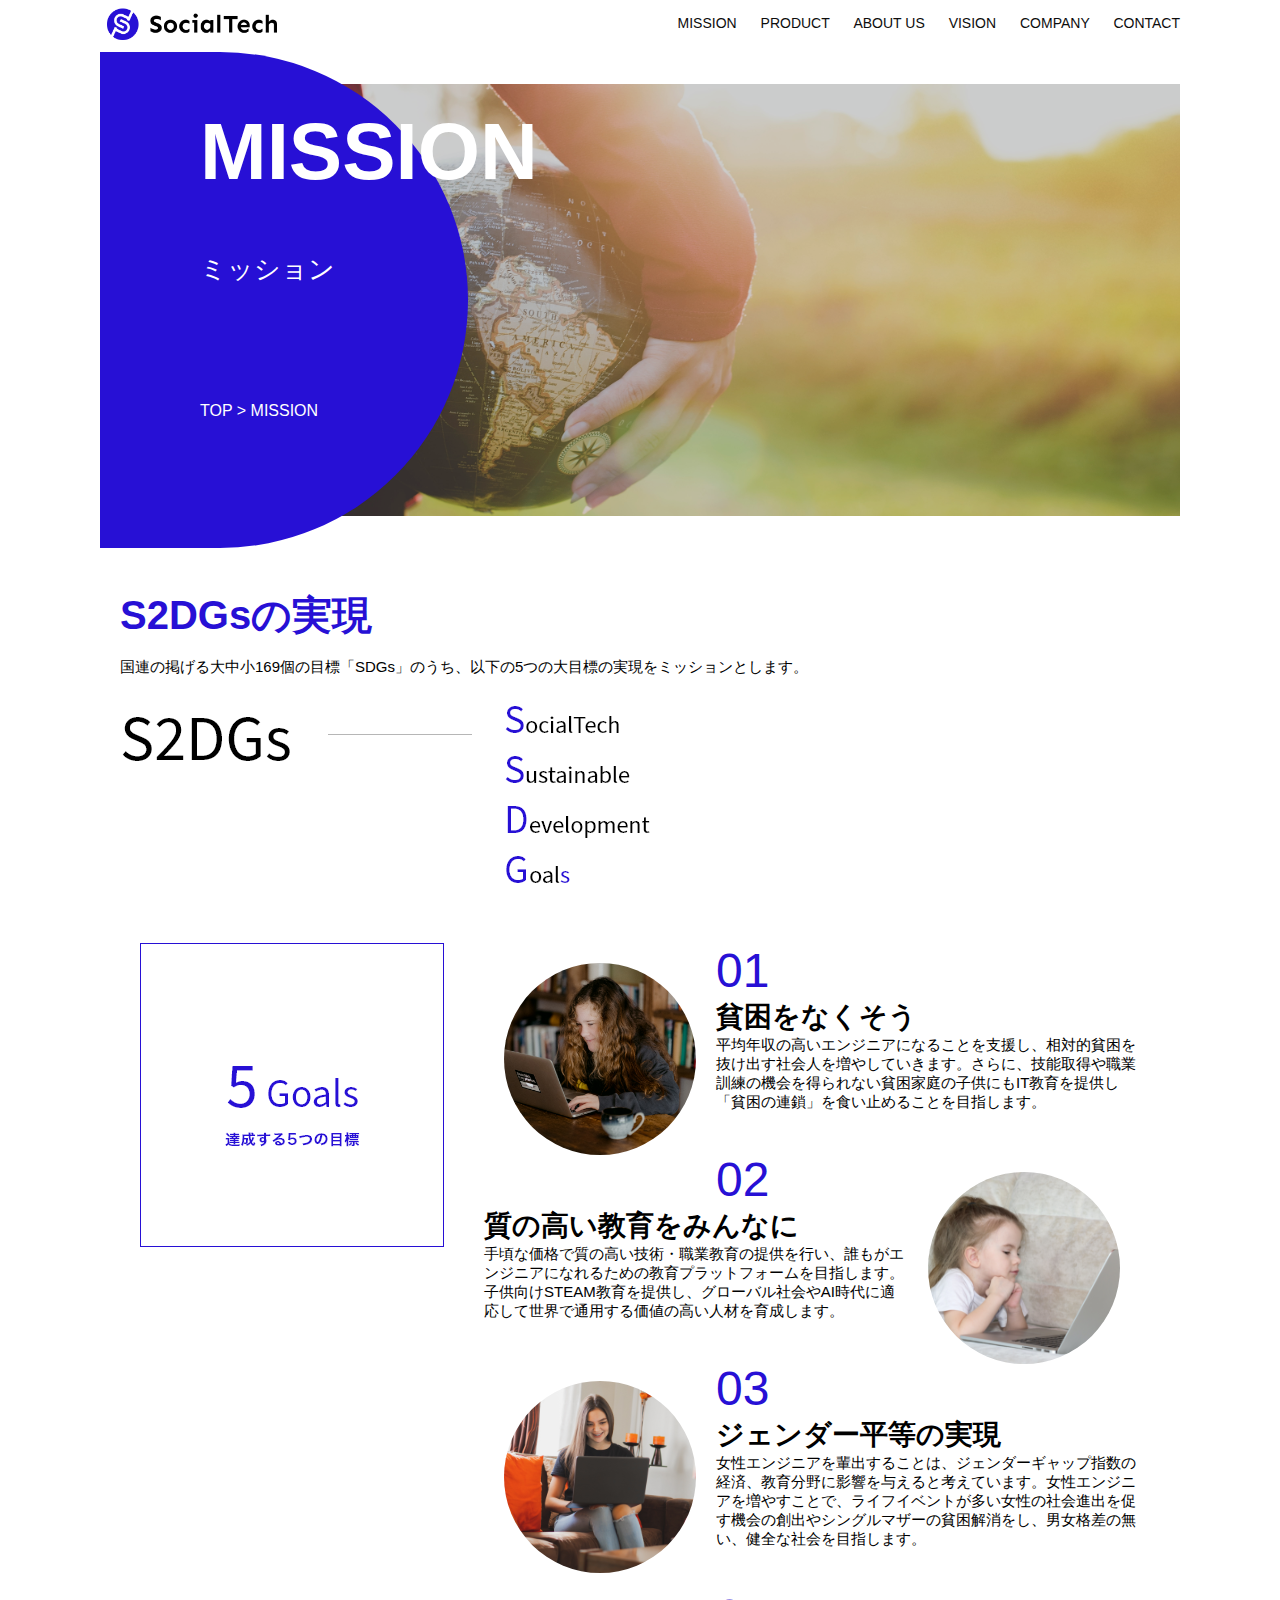
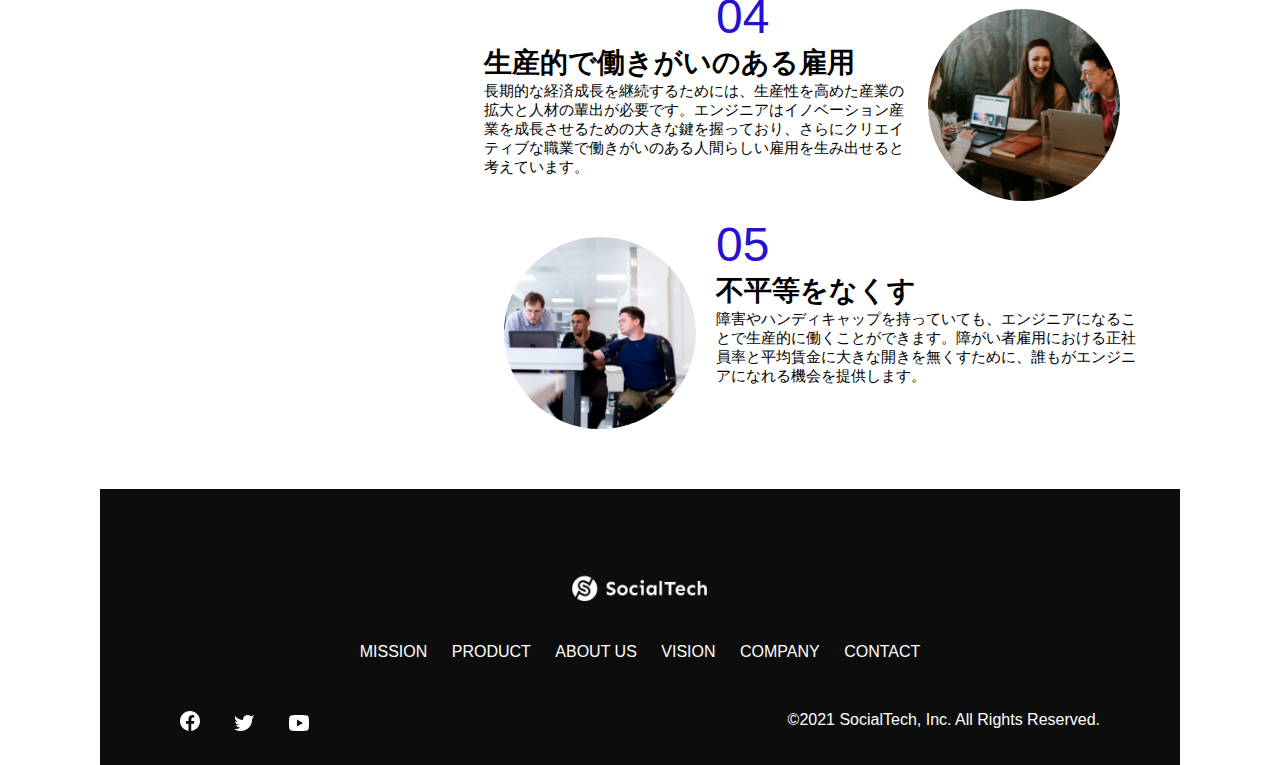
<file: kadai_tutorial_output/mission.html>
<!DOCTYPE html>
  <html>
  <head>
    <title>SocialTech - MISSION ミッション -</title>
    <meta charset="UTF-8">
    <meta name="description" content="SocialTechが目指す5つの目標（S2DGs）を紹介します">
    <meta name="viewport" content="width=device-width, initial-scale=1.0">
    <link rel="stylesheet" href="style.css">
  </head>
 
  <body>
    <!-- ヘッダー -->
    <header>
      <!-- ロゴ -->
      <a href="index.html" id="logo"><img src="images/logo.png" alt="トップページに戻る"></a>
  
      <!-- PC用ナビゲーション -->
      <nav id="nav-pc">
        <a href="mission.html">MISSION</a>
        <a href="product.html">PRODUCT</a>
        <a href="index.html#aboutus">ABOUT US</a>
        <a href="index.html#vision">VISION</a>
        <a href="index.html#company">COMPANY</a>
        <a href="index.html#contact">CONTACT</a>
      </nav>
  
      <!-- スマホ用メニューボタン -->
      <img id="menu-sp" src="images/button-menu.png" alt="ナビゲーションを開く" onclick="document.getElementById('nav-sp').style.display = 'block'">
  
      <!-- スマホ用ナビゲーション -->
      <nav id="nav-sp">
        <img id="close" src="images/button-close.png" alt="ナビゲーションを閉じる" onclick="document.getElementById('nav-sp').style.display = 'none'">
        <a id="logo-sp" href="index.html" onclick="document.getElementById('nav-sp').style.display = 'none'"><img
            src="images/logo-sp.png" alt="トップページに戻る"></a>
        <a class="menu" href="mission.html" onclick="document.getElementById('nav-sp').style.display = 'none'">MISSION</a>
        <a class="menu" href="product.html" onclick="document.getElementById('nav-sp').style.display = 'none'">PRODUCT</a>
        <a class="menu" href="index.html#aboutus" onclick="document.getElementById('nav-sp').style.display = 'none'">ABOUT
          US</a>
        <a class="menu" href="index.html#vision"
          onclick="document.getElementById('nav-sp').style.display = 'none'">VISION</a>
        <a class="menu" href="index.html#company"
          onclick="document.getElementById('nav-sp').style.display = 'none'">COMPANY</a>
        <a class="menu" href="index.html#contact"
          onclick="document.getElementById('nav-sp').style.display = 'none'">CONTACT</a>
        <div id="sns">
          <a href="https://www.facebook.com/sejuku2013"><img src="images/button-facebook.png" alt="Facebookのリンク"></a>
          <a href="https://twitter.com/samuraijuku"><img src="images/button-twitter.png" alt="Twitterのリンク"></a>
          <a href="https://www.youtube.com/channel/UCCFOQO5aDK0xXam4cUQXT8g"><img src="images/button-youtube.png" alt="YouTubeのリンク"></a>
        </div>
      </nav>
    </header>
    <main>
      <article>
        <section id="mission-main">
            <div id="mission-title">
              <h1>MISSION</h1>
              <span>ミッション</span>
              <div>TOP > MISSION</div>
            </div>
          </section>
          <section id="mission-s2dgs">
            <h2 class="mission-h2">S2DGsの実現</h2>
            <p>国連の掲げる大中小169個の目標「SDGs」のうち、以下の5つの大目標の実現をミッションとします。</p>
            <img src="images/mission/mission-s2dgs.png" alt="S2DGs">
          </section>
          <section id="mission-5goals">
            <div>
              <img id="s2dgs-image" src="images/mission/mission-5goals.png" alt="5Goals">
            </div>
            <div>
                <div>
                  <img class="fivegoals-image-left" src="images/mission/mission-5goals01.png" alt="PCを操作する女の子">
                  <span class="fivegoals-number">01</span>
                  <h3 class="fivegoals-h3">貧困をなくそう</h3>
                  <p class="fivegoals-p">
                    平均年収の高いエンジニアになることを支援し、相対的貧困を抜け出す社会人を増やしていきます。さらに、技能取得や職業訓練の機会を得られない貧困家庭の子供にもIT教育を提供し「貧困の連鎖」を食い止めることを目指します。
                  </p>
                </div>
        
                <div>
                  <img class="fivegoals-image-right" src="images/mission/mission-5goals02.png" alt="PCを見つめる小さい女の子">
                  <span class="fivegoals-number">02</span>
                  <h3 class="fivegoals-h3">質の高い教育をみんなに</h3>
                  <p class="fivegoals-p">
                    手頃な価格で質の高い技術・職業教育の提供を行い、誰もがエンジニアになれるための教育プラットフォームを目指します。子供向けSTEAM教育を提供し、グローバル社会やAI時代に適応して世界で通用する価値の高い人材を育成します。
                  </p>
                </div>
        
                <div>
                  <img class="fivegoals-image-left" src="images/mission/mission-5goals03.png" alt="PCを操作する女性">
                  <span class="fivegoals-number">03</span>
                  <h3 class="fivegoals-h3">ジェンダー平等の実現</h3>
                  <p class="fivegoals-p">
                    女性エンジニアを輩出することは、ジェンダーギャップ指数の経済、教育分野に影響を与えると考えています。女性エンジニアを増やすことで、ライフイベントが多い女性の社会進出を促す機会の創出やシングルマザーの貧困解消をし、男女格差の無い、健全な社会を目指します。
                  </p>
                </div>
        
                <div>
                  <img class="fivegoals-image-right" src="images/mission/mission-5goals04.png" alt="笑顔で話し合う3人の男女">
                  <span class="fivegoals-number">04</span>
                  <h3 class="fivegoals-h3">生産的で働きがいのある雇用</h3>
                  <p class="fivegoals-p">
                    長期的な経済成長を継続するためには、生産性を高めた産業の拡大と人材の輩出が必要です。エンジニアはイノベーション産業を成長させるための大きな鍵を握っており、さらにクリエイティブな職業で働きがいのある人間らしい雇用を生み出せると考えています。
                  </p>
                </div>
        
                <div>
                  <img class="fivegoals-image-left" src="images/mission/mission-5goals05.png" alt="障害を持つ男性が生き生きと働く様子">
                  <span class="fivegoals-number">05</span>
                  <h3 class="fivegoals-h3">不平等をなくす</h3>
                  <p class="fivegoals-p">
                    障害やハンディキャップを持っていても、エンジニアになることで生産的に働くことができます。障がい者雇用における正社員率と平均賃金に大きな開きを無くすために、誰もがエンジニアになれる機会を提供します。
                  </p>
                </div>
          </section>
      </article>
      <footer>
        <div id="footer-logo">
          <img src="images/logo-sp.png" alt="SocialTech">
        </div>
        <div id="footer-link">
          <a href="mission.html">MISSION</a>
          <a href="product.html">PRODUCT</a>
          <a href="index.html#aboutus">ABOUT US</a>
          <a href="index.html#vision">VISION</a>
          <a href="index.html#company">COMPANY</a>
          <a href="index.html#contact">CONTACT</a>
        </div>
        <div id="sns-footer">
          <a href="https://www.facebook.com/sejuku2013"><img src="images/button-facebook.png" alt="Facebookのリンク"></a>
          <a href="https://twitter.com/samuraijuku"><img src="images/button-twitter.png" alt="Twitterのリンク"></a>
          <a href="https://www.youtube.com/channel/UCCFOQO5aDK0xXam4cUQXT8g"><img src="images/button-youtube.png" alt="YouTubeのリンク"></a>
          <span id="copyright">&copy;2021 SocialTech, Inc. All Rights Reserved. </span>
        </div>
      </footer>
    </main>
  </body>
 
  </html>
</file>
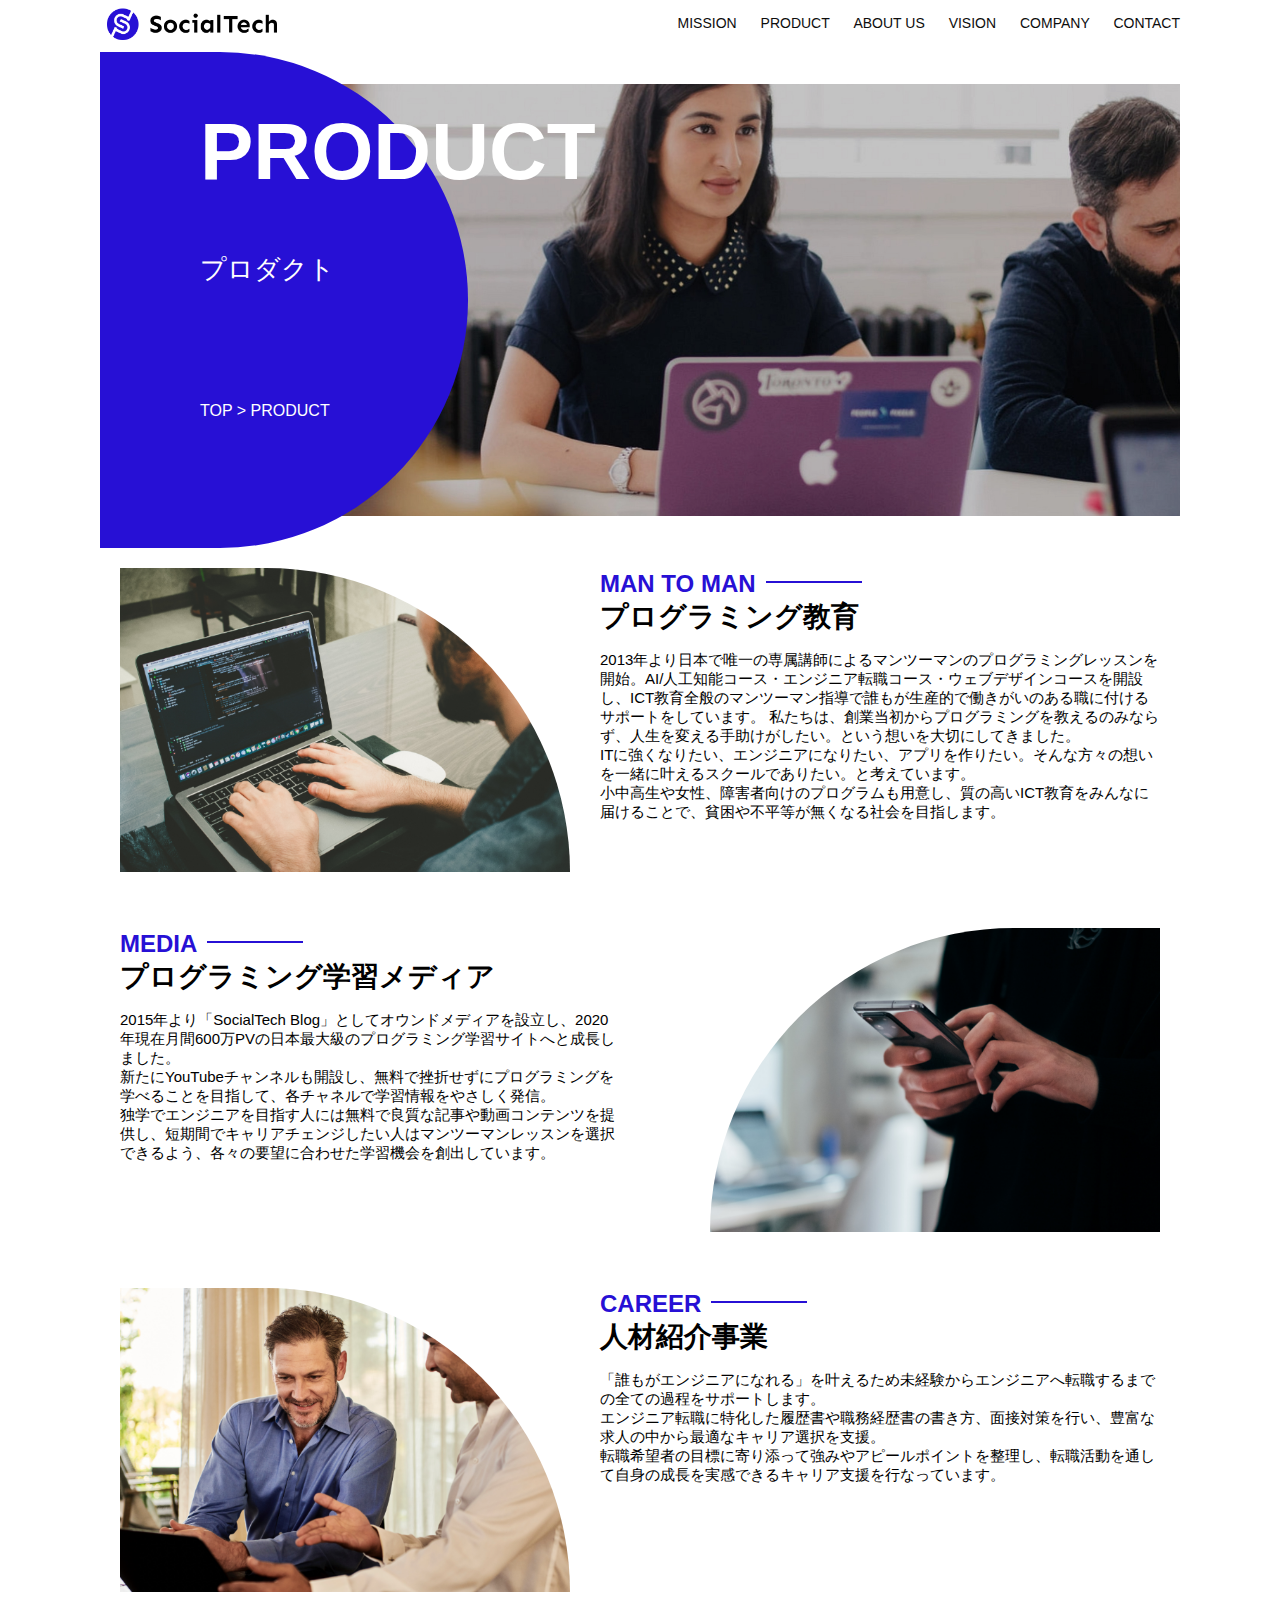
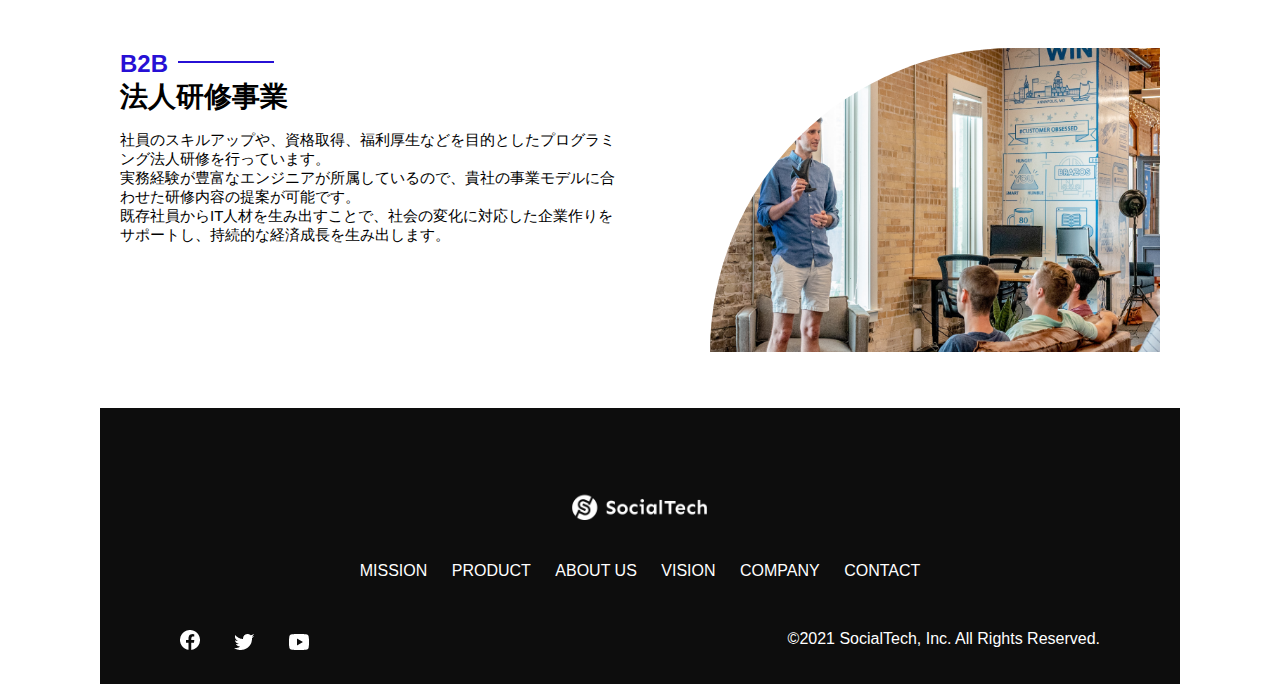
<file: kadai_tutorial_output/product.html>
<!DOCTYPE html>
  <html>
  <head>
    <title>SocialTech -PRODUCT プロダクト-</title>
    <meta charset="UTF-8">
    <meta name="description" content="SocialTechの4つのプロダクトを紹介します">
    <meta name="viewport" content="width=device-width, initial-scale=1.0">
    <link rel="stylesheet" href="style.css">
  </head>
  
  <body>
    <!-- ヘッダー -->
    <header>
      <!-- ロゴ -->
      <a href="index.html" id="logo"><img src="images/logo.png" alt="トップページに戻る"></a>
  
      <!-- PC用ナビゲーション -->
      <nav id="nav-pc">
        <a href="mission.html">MISSION</a>
        <a href="product.html">PRODUCT</a>
        <a href="index.html#aboutus">ABOUT US</a>
        <a href="index.html#vision">VISION</a>
        <a href="index.html#company">COMPANY</a>
        <a href="index.html#contact">CONTACT</a>
      </nav>
  
      <!-- スマホ用メニューボタン -->
      <img id="menu-sp" src="images/button-menu.png" alt="ナビゲーションを開く" onclick="document.getElementById('nav-sp').style.display = 'block'">
  
      <!-- スマホ用ナビゲーション -->
      <nav id="nav-sp">
        <img id="close" src="images/button-close.png" alt="ナビゲーションを閉じる" onclick="document.getElementById('nav-sp').style.display = 'none'">
        <a id="logo-sp" href="index.html" onclick="document.getElementById('nav-sp').style.display = 'none'"><img
            src="images/logo-sp.png" alt="トップページに戻る"></a>
        <a class="menu" href="mission.html" onclick="document.getElementById('nav-sp').style.display = 'none'">MISSION</a>
        <a class="menu" href="product.html" onclick="document.getElementById('nav-sp').style.display = 'none'">PRODUCT</a>
        <a class="menu" href="index.html#aboutus" onclick="document.getElementById('nav-sp').style.display = 'none'">ABOUT
          US</a>
        <a class="menu" href="index.html#vision"
          onclick="document.getElementById('nav-sp').style.display = 'none'">VISION</a>
        <a class="menu" href="index.html#company"
          onclick="document.getElementById('nav-sp').style.display = 'none'">COMPANY</a>
        <a class="menu" href="index.html#contact"
          onclick="document.getElementById('nav-sp').style.display = 'none'">CONTACT</a>
        <div id="sns">
          <a href="https://www.facebook.com/sejuku2013"><img src="images/button-facebook.png" alt="Facebookのリンク"></a>
          <a href="https://twitter.com/samuraijuku"><img src="images/button-twitter.png" alt="Twitterのリンク"></a>
          <a href="https://www.youtube.com/channel/UCCFOQO5aDK0xXam4cUQXT8g"><img src="images/button-youtube.png" alt="YouTubeのリンク"></a>
        </div>
      </nav>
    </header>
    <main>
      <article>
        <section id="product-main">
            <div id="product-title">
              <h1>PRODUCT</h1>
              <span>プロダクト</span>
              <div>TOP > PRODUCT</div>
            </div>
          </section>
          <section class="product-section1">
            <img src="images/product/product-mantoman.png" alt="PCでコードを書く男性">
            <div>
              <h2 class="product-h2">MAN TO MAN</h2>
              <h3 class="product-h3">プログラミング教育</h3>
              <p>
                2013年より日本で唯一の専属講師によるマンツーマンのプログラミングレッスンを開始。AI/人工知能コース・エンジニア転職コース・ウェブデザインコースを開設し、ICT教育全般のマンツーマン指導で誰もが生産的で働きがいのある職に付けるサポートをしています。
                私たちは、創業当初からプログラミングを教えるのみならず、人生を変える手助けがしたい。という想いを大切にしてきました。<br>ITに強くなりたい、エンジニアになりたい、アプリを作りたい。そんな方々の想いを一緒に叶えるスクールでありたい。と考えています。<br>小中高生や女性、障害者向けのプログラムも用意し、質の高いICT教育をみんなに届けることで、貧困や不平等が無くなる社会を目指します。
              </p>
            </div>
          </section>
          <section class="product-section2">
            <div>
              <h2 class="product-h2">MEDIA</h2>
              <h3 class="product-h3">プログラミング学習メディア</h3>
              <p>2015年より「SocialTech
                Blog」としてオウンドメディアを設立し、2020年現在月間600万PVの日本最大級のプログラミング学習サイトへと成長しました。<br>新たにYouTubeチャンネルも開設し、無料で挫折せずにプログラミングを学べることを目指して、各チャネルで学習情報をやさしく発信。<br>独学でエンジニアを目指す人には無料で良質な記事や動画コンテンツを提供し、短期間でキャリアチェンジしたい人はマンツーマンレッスンを選択できるよう、各々の要望に合わせた学習機会を創出しています。
              </p>
            </div>
            <img src="images/product/product-media.png" alt="スマートフォンを操作する人">
          </section>
          <section class="product-section1">
            <img src="images/product/product-career.png" alt="笑顔で話し合う2人の男性">
            <div>
              <h2 class="product-h2">CAREER</h2>
              <h3 class="product-h3">人材紹介事業</h3>
              <p>
                「誰もがエンジニアになれる」を叶えるため未経験からエンジニアへ転職するまでの全ての過程をサポートします。<br>エンジニア転職に特化した履歴書や職務経歴書の書き方、面接対策を行い、豊富な求人の中から最適なキャリア選択を支援。<br>転職希望者の目標に寄り添って強みやアピールポイントを整理し、転職活動を通して自身の成長を実感できるキャリア支援を行なっています。<br>
              </p>
            </div>
          </section>
          <section class="product-section2">
            <div>
              <h2 class="product-h2">B2B</h2>
              <h3 class="product-h3">法人研修事業</h3>
              <p>
                社員のスキルアップや、資格取得、福利厚生などを目的としたプログラミング法人研修を行っています。<br>実務経験が豊富なエンジニアが所属しているので、貴社の事業モデルに合わせた研修内容の提案が可能です。<br>既存社員からIT人材を生み出すことで、社会の変化に対応した企業作りをサポートし、持続的な経済成長を生み出します。
              </p>
            </div>
            <img src="images/product/product-b2b.png" alt="講演中の男性とそれを聴く人々">
          </section>
      </article>
      <footer>
        <div id="footer-logo">
          <img src="images/logo-sp.png" alt="SocialTech">
        </div>
        <div id="footer-link">
          <a href="mission.html">MISSION</a>
          <a href="product.html">PRODUCT</a>
          <a href="index.html#aboutus">ABOUT US</a>
          <a href="index.html#vision">VISION</a>
          <a href="index.html#company">COMPANY</a>
          <a href="index.html#contact">CONTACT</a>
        </div>
        <div id="sns-footer">
          <a href="https://www.facebook.com/sejuku2013"><img src="images/button-facebook.png" alt="Facebookのリンク"></a>
          <a href="https://twitter.com/samuraijuku"><img src="images/button-twitter.png" alt="Twitterのリンク"></a>
          <a href="https://www.youtube.com/channel/UCCFOQO5aDK0xXam4cUQXT8g"><img src="images/button-youtube.png" alt="YouTubeのリンク"></a>
          <span id="copyright">&copy;2021 SocialTech, Inc. All Rights Reserved. </span>
        </div>
      </footer>
    </main>
  </body>
  
  </html>
</file>
<file: html-css-kadai_013/style.css>
/* PC、スマホ共通スタイル */
body {
  font-family: "Source Sans Pro", "Hiragino Kaku Gothic ProN", Meiryo, Arial,
    sans-serif;
}

p {
  font-size: 15px;
}

#main-visual>img {
  width: 100%;
}

/*================
PC用のスタイル 
=================*/
@media screen and (min-width: 768px) {
  #menu-sp{
    display: none;
  }
  #nav-sp{
    display: none;
  }

  /* 横幅設定 */
  body {
    max-width: 1080px;
    min-width: 960px;
    margin: 0 auto 0 auto;
  }

  /* ヘッダー */
  header {
    display: flex;
    justify-content: space-between;
  }

  /* ナビゲーションのレイアウト */
  #nav-pc {
    text-align: right;
    font-size: 14px;
    padding-top: 15px;
  }

  /* ナビゲーションのリンクの装飾設定 */
  #nav-pc>a {
    text-decoration: none;
    margin-left: 20px;
  }

  #nav-pc>a:link {
    color: #0d0d0d;
  }

  #nav-pc>a:visited {
    color: #0d0d0d;
  }

  #nav-pc>a:hover {
    color: #0d0d0d;
    text-decoration: underline;
  }

  #nav-pc>a:active {
    color: #0d0d0d;
  }
}
/*================
スマホ用のスタイル 
=================*/
@media screen and (max-width: 767px) {
  /* 横幅設定 */
  body{
    min-width: 375px;
    margin: 0;
  }
  /* pcナビゲーションを非表示に */
  #nav-pc{
    display: none;
  }
  /* ハンバーガーメニュー */
  #menu-sp{
    float: right;
    padding: 0;
  }
  /* スマホ用ナビゲーション*/
  #nav-sp{
    background-color: #ce933e;
    position: absolute;
    left: 0;
    top: 0;
    height: 100%;
    width: 100%;
    display: none;
    z-index: 100;
  }
  /* Xボタン*/
  #close{
    position: absolute;
    top: 20px;
    right: 20px;
  }
  /* ナビゲーションメニュー用ロゴ*/
  #logo-sp{
    margin: 80px 0 30px 20px; 
  }
  /* ナビゲーションリンクの装飾*/
  #nav-sp>a{
  display: block;
  }
  #nav-sp>a:link{
    color: #ffffff;
  }
  #nav-sp>a:visited{
    color: #ffffff;
  }
  #nav-sp>a:active{
    color: #ffffff;
  }
  #nav-sp>a:hover{
    color: #ffffff;
    text-decoration: underline;
  }
  
  #nav-sp>.menu{
    text-decoration: none;
    display: block;
    margin: 0 20px;
    height: 44px;
    font-size: 16px;
    background-image: url("images/arrow.png");
    background-repeat: no-repeat;
    background-position: right top;
  }
}
</file>
<file: kadai_tutorial_output/style.css>
/* PC、スマホ共通スタイル */
body {
  font-family: "Source Sans Pro", "Hiragino Kaku Gothic ProN", Meiryo, Arial,
    sans-serif;
}

p {
  font-size: 15px;
}

/*================
PC用のスタイル 
=================*/
@media screen and (min-width: 768px) {
/* 横幅設定 */
body {
  max-width: 1080px;
  min-width: 900px;
  margin: 0 auto 0 auto;
}

/* ヘッダー */
header {
  display: flex;
  justify-content: space-between;
}

/* ナビゲーションのレイアウト */
#nav-pc {
  font-size: 14px;
  padding-top: 15px;
}

/* ナビゲーションのリンクの装飾設定 */
#nav-pc>a {
  text-decoration: none;
  margin-left: 20px;
}

#nav-pc>a:link {
  color: #0d0d0d;
}

#nav-pc>a:visited {
  color: #0d0d0d;
}

#nav-pc>a:hover {
  color: #0d0d0d;
  text-decoration: underline;
}

#nav-pc>a:active {
  color: #0d0d0d;
}

/* スマホ用ナビを非表示 */
#nav-sp,
#menu-sp {
  display: none;
}

/* メインビジュアル*/
#main-visual {
  position: relative;
  height: 400px;
}

#main-message {
  position: absolute;
  top: 0;
  left: 0;
  background-color: #2710d5;
  color: #ffffff;
  border-radius: 0 0 476px 0;
  max-width: 620px;
  height: 100%;
  width: 100%;
  z-index: 11;
}

#main-message>h1 {
  font-size: 60px;
  font-weight: bold;
  margin: 100px 0 0 50px;
}

#main-message>p {
  font-size: 28px;
  margin: 0 0 0 50px;
}

#main-visual>img {
  max-width: 620px;
  border-radius: 476px 0 0 0;
  position: absolute;
  top: 0;
  right: 0;
  z-index: 10;
}

/* 見出し */
h2 {
  margin: 40px 0 0 0;
}

h2::after {
  content: url("images/line.png");
  margin-left: 10px;
}

h3 {
  font-size: 27px;
}

/* ミッション */
#mission {
  margin: 80px auto 80px auto;
  width: 100%;
}

#mission-flex {
  width: 100%;
  display: flex;
}

#mission-flex>div {
  width: 50%;
  margin: 20px;
}

#mission-photo {
  width: 100%;
}

#s2dgs {
  margin-top: 50px;
  width: 100%;
}

/* プロダクト */
#product {
  background-color: #fafafa;
  width: 100%;
  margin: 80px 0 80px 0;
  padding: 10px 40px 0px 40px;
}

/* 外枠 */
#product>div {
  margin-top: 40px;
  display: flex;
}

/* 左のカラム */
#product-left {
  width: 50%;
  margin-right: 20px;
}

/* 右のカラム */
#product-right {
  width: 50%;
  margin-left: 20px;
  margin-top: 80px;
}

/* 画像＋説明の枠 */
#product-left>div {
  position: relative;
  height: 480px;
  margin-right: 20px;
}

#product-right>div {
  position: relative;
  height: 480px;
  margin-left: 20px;
}

/* 画像 */
.product-photo {
  width: 100%;
}

/* 説明文の枠 */
.product-explain {
  background-color: #ffffff;
  position: absolute;
  left: 0;
  top: 280px;
  margin: 0 40px 0 40px;
  padding: 20px;
  box-shadow: 5px 5px 10px rgba(0, 0, 0, 0.05);
}

/* 説明文の英語 */
.product-explain>span {
  color: #2710d5;
  font-weight: bold;
  font-size: 16px;
  margin: 0px;
}

/* 説明文の見出し */
.product-explain>h3 {
  margin: 5px 0 5px 0;
  font-size: 20px;
}

/* 説明文 */
.product-explain>p {
  margin: 0;
  font-size: 14px;
}

/* 「もっとみる」ボタン */
#product-more {
  margin: 0 auto -42px auto;
}

/* ABOUT US */
#aboutus {
  margin: 80px auto 80px auto;
}

/* 3つの組織文化と画像を入れる枠 */
#aboutus>div {
  display: flex;
}

/* 画像 */
.culture-img {
  width: 100%;
  align-self: flex-start;
}

.culture-img2 {
  margin-top: 50px;
  width: 100%;
}

/* 3つの組織文化の表 */
.culture-table {
  max-width: 500px;
  margin-right: 50px;
}

/* 番号 */
.culture-num {
  font-size: 80px;
  color: #2710d5;
  margin: 0 20px 0 0;
}

/* 組織文化英語 */
.culture-en {
  color: #2710d5;
  font-weight: bold;
  font-size: 24px;
  display: block;
}

/* 組織文化日本語 */
.culture-jp {
  font-size: 28px;
  font-weight: bold;
}

/* 説明文 */
.culture-description {
  margin: 0;
}

/* ビジョン */
#vision {
  margin: 80px auto 80px auto;
}

/* セクション内の外枠 */
#vision>div {
  width: 100%;
  display: flex;
  justify-content: space-between;
  flex-wrap: wrap;
}

/* 7つの行動指針の枠 */
.vision-box {
  width: 300px;
  height: 300px;
  margin-bottom: 30px;
  position: relative;
}

.vision-box>img {
  width: 100%;
  height: auto;
  position: absolute;
  top: 0;
  left: 0;
  z-index: 30;
}

.vision-box>span {
  position: absolute;
  top: 0;
  left: 0;
  z-index: 31;
  margin-right: 20px;
}

.vision-box>span>h4 {
  color: #2710d5;
  font-size: 19px;
  margin: 80px 0 0 0;
}

.vision-box>span>h4::first-letter {
  font-size: 40px;
}

.vision-box>span>h5 {
  font-size: 20px;
  margin: 0 0 0 0;
}

.vision-box>span>p {
  margin: 10px 0 0 0;
}

/* セクションの追加 */
#cases {
  margin-top: 40px;
  margin-bottom: 40px;
  width: 100%;
}

ul {
  display: flex;
  justify-content: space-between;
  list-style: none; /* バレット（•）を非表示にする */
}

li{
  width: 33%;
  margin-right: 20px;
}

.case-card {
  background-color: #FFFFFF;
  min-height: 400px;
  box-shadow: 5px 5px 15px rgba(0, 0, 0, 0.2); /* 影の設定 */
}

.case-img {
  width: 100%;
}

.case-info {
  padding: 10px 20px;
}

.case-name {
  color: #2710d5;
  font-size: 19px;
}

.case-content {
  font-size: 14px;
}



/* 会社概要 */
#company {
  margin: 80px auto 80px auto;
}

#company-table {
  width: 100%;
}

.tableheader {
  text-align: left;
  padding: 20px;
  border-bottom-color: #2710d5;
  border-bottom-width: 1px;
  border-bottom-style: solid;
  width: 100px;
}

.tableheader-first {
  text-align: left;
  padding: 20px;
  border-bottom-color: #2710d5;
  border-bottom-width: 1px;
  border-bottom-style: solid;
  border-top-color: #2710d5;
  border-top-width: 1px;
  border-top-style: solid;
  width: 100px;
}

.cell {
  padding: 30px;
  border-bottom-color: #ececec;
  border-bottom-width: 1px;
  border-bottom-style: solid;
}

.cell-first {
  padding: 30px;
  border-bottom-color: #ececec;
  border-bottom-width: 1px;
  border-bottom-style: solid;
  border-top-color: #ececec;
  border-top-width: 1px;
  border-top-style: solid;
}

#company>iframe {
  width: 100%;
  height: 368px;
  margin-top: 40px;
}

/* お問い合わせ */
#contact {
  margin: 80px auto 80px auto;
}

/* 外枠 */
#contact>form>div {
  display: flex;
  flex-direction: row;
  flex-wrap: wrap;
  padding-bottom: 30px;
}

/* 左列の見出し */
.contact-heading {
  width: 240px;
  align-self: center;
}

/* 見出しのラベル */
.contact-label {
  font-weight: bold;
}

/* 必須 */
.contact-span {
  color: #ce2222;
  margin: 0 0 0 20px;
  font-weight: bold;
}

/* テキストボックス */
.contact-textbox {
  border-top: 0;
  border-left: 0;
  border-right: 0;
  border-bottom-width: 1px;
  border-bottom-color: #707070;
  border-bottom-style: solid;
  background-color: #fafafa;
  width: 400px;
  height: 56px;
}

/* お問い合わせ内容のテキストエリア */
.contact-textarea {
  border-top: 0;
  border-left: 0;
  border-right: 0;
  border-bottom-width: 1px;
  border-bottom-color: #707070;
  border-bottom-style: solid;
  background-color: #fafafa;
  width: 400px;
  height: 200px;
}

/* 個人情報の取り扱い */
details {
  width: 700px;
}

details>div {
  background-color: #fafafa;
  padding: 20px;
}

details>div>span {
  font-weight: bold;
}

/* フッター */
footer {
  background-color: #0d0d0d;
  text-align: center;
  padding: 80px 80px 30px 80px;
}

#footer-logo {
  margin-bottom: 30px;
}

#footer-link {
  margin-bottom: 50px;
}
#footer-link > a {
  text-decoration: none;
  margin: 10px;
}
#footer-link > a:link {
  color: #ffffff;
}
#footer-link > a:visited {
  color: #ffffff;
}
#footer-link > a:hover {
  color: #ffffff;
  text-decoration: underline;
}
#footer-link > a:active {
  color: #ffffff;
}

#sns-footer {
  text-align: left;
  width: 100%;
}

#sns-footer > a {
  margin-right: 30px;
}

#copyright {
  color: #ffffff;
  float: right;
}
/* mission.html用スタイル */
   /* ミッションのメインビジュアル */
   #mission-main {
    height: 496px;
    width: 100%;
    background-image: url("images/mission/mission-main.png");
    background-repeat: no-repeat;
    background-position-y: center;
  }

  #mission-title {
    background-color: #2710d5;
    width: 368px;
    color: #ffffff;
    height: 496px;
    border-radius: 0 248px 248px 0;
    position: relative;
  }

  #mission-title > h1 {
    position: absolute;
    top: 0;
    left: 100px;
    font-size: 80px;
  }

  #mission-title > span {
    position: absolute;
    top: 200px;
    left: 100px;
    font-size: 26px;
  }

  #mission-title > div {
    position: absolute;
    top: 350px;
    left: 100px;
    font-size: 16px;
  }
  #mission-s2dgs {
    width: 100%;
    margin: 20px;
  }

  .mission-h2 {
    color: #2710d5;
    font-size: 40px;
  }

  .mission-h2::after {
    content: none;
  }
  #mission-5goals {
    margin: 20px;
    display: flex;
  }

  #mission-5goals > div {
    flex-grow: 1;
    padding: 20px;
  }

  #mission-5goals > div > div {
    margin-bottom: 40px;
  }

  .fivegoals-image-right {
    float: right;
    margin: 20px;
  }

  .fivegoals-image-left {
    float: left;
    margin: 20px;
  }

  .fivegoals-number {
    color: #2710d5;
    font-size: 48px;
    margin: 0;
  }

  .fivegoals-h3 {
    font-size: 28px;
    margin: 0;
  }

  .fivegoals-p {
    margin: 0;
  }
  /* プロダクトページ */
  #product-main {
    height: 496px;
    width: 100%;
    background-image: url("images/product/product-main.png");
    background-repeat: no-repeat;
    background-position-y: center;
  }

  #product-title {
    background-color: #2710d5;
    width: 368px;
    color: #ffffff;
    height: 496px;
    border-radius: 0 248px 248px 0;
    position: relative;
  }
  #product-title > h1 {
    position: absolute;
    top: 0;
    left: 100px;
    font-size: 80px;
  }

  #product-title > span {
    position: absolute;
    top: 200px;
    left: 100px;
    font-size: 26px;
  }

  #product-title > div {
    position: absolute;
    top: 350px;
    left: 100px;
    font-size: 16px;
  }
   /* セクション1 */
   .product-section1 {
    position: relative;
    margin: 20px;
    height: 340px;
  }

  .product-section1 > img {
    position: absolute;
    top: 0;
    left: 0;
    width: 450px;
    margin: 0 40px 30px 0;
    border-radius: 0 432px 0 0;
  }

  .product-section1 > div {
    position: absolute;
    top: 0;
    left: 480px;
  }

  /* セクション2 */
  .product-section2 {
    position: relative;
    margin: 20px;
    height: 340px;
  }

  .product-section2 > img {
    position: absolute;
    top: 0;
    right: 0;
    width: 450px;
    margin: 0 0 30px 40px;
    border-radius: 432px 0 0 0;
  }

  .product-section2 > div {
    width: 500px;
    position: absolute;
    top: 0;
    left: 0;
  }

  .product-h2 {
    color: #2710d5;
    font-size: 24px;
    margin: 0;
  }

  .product-h3 {
    font-size: 28px;
    margin: 0;
  }


}

/*====================
  スマートフォン用のスタイル
  =====================*/
  @media screen and (max-width: 767px) {
    body {
      min-width: 375px;
      margin: 0;
    }
  
    /* PC用ナビゲーション非表示 */
    #nav-pc {
      display: none;
    }
  
    /* ハンバーガーメニュー */
    #menu-sp {
      float: right;
      padding: 0;
    }
     /* スマホ用ナビゲーションの表示切替 */
   /* 初期状態、レイアウトと非表示設定 */
   #nav-sp {
    background-color: #2710d5;
    position: absolute;
    left: 0;
    top: 0;
    height: 100%;
    width: 100%;
    display: none;
    z-index: 100;
  }
   /* ×ボタン */
   #close {
    position: absolute;
    top: 20px;
    right: 20px;
  }

  /* ナビゲーションメニュー用ロゴ */
  #logo-sp {
    margin: 80px 0 30px 20px;
  }
  /* ナビゲーションのリンクの装飾設定 */
  #nav-sp > a {
    display: block;
  }
  #nav-sp > a:link {
    color: #ffffff;
  }
  #nav-sp > a:visited {
    color: #ffffff;
  }
  #nav-sp > a:hover {
    color: #ffffff;
    text-decoration: underline;
  }
  #nav-sp > a:active {
    color: #ffffff;
  }
  #nav-sp > .menu {
    text-decoration: none;
    display: block;
    margin: 0 20px 0 20px;
    height: 44px;
    font-size: 16px;
    background-image: url("images/arrow.png");
    background-repeat: no-repeat;
    background-position: right top;
  }
  #sns {
    position: absolute;
    bottom: 20px;
    left: 20px;
  }
  #sns > a {
    margin-right: 30px;
  }

   /* メインビジュアル */
   #main-visual {
    position: relative;
    height: 470px;
    width: 100%;
    overflow: hidden;
  }
  #main-visual > div {
    position: absolute;
    top: 0;
    left: 0;
    background-color: #2710d5;
    color: white;
    border-radius: 0 0 476px 0;
    text-align: center;
    height: 280px;
    width: 100%;
    z-index: 11;
  }
  #main-visual > div > h1 {
    font-size: 28px;
    margin: 90px 0 0 0;
  }

  #main-visual > div > p {
    margin: 0;
  }

  #main-visual > img {
    width: 100%;
    border-radius: 476px 0 0 0;
    z-index: 10;
    position: absolute;
    bottom: 0;
    right: 0;
  }
   /* 見出し */
   h2::after {
    content: url("images/line.png");
    margin-left: 10px;
  }

  h3 {
    font-size: 24px;
    margin: 10px 0 0 0;
  }
  /* ミッション */
  #mission {
    margin: 20px;
  }

  #mission-photo {
    width: 100%;
  }

  #s2dgs {
    width: 100%;
  }
  /* プロダクト */
  #product {
    background-color: #fafafa;
    padding-top: 10px;
  }

  #product h2 {
    margin-left: 20px;
  }
  /* 外枠 */
  /* 左右のカラム　スマホでは縦並び */
  #product-left,
  #product-right {
    margin-right: 20px;
    margin-left: 20px;
  }
  /* 画像＋説明の枠 */
  #product-left > div,
  #product-right > div {
    position: relative;
    height: 540px;
  }

  /* 説明文の枠 */
  .product-explain {
    background-color: #ffffff;
    position: absolute;
    left: 0;
    bottom: 50px;
    padding: 20px;
    box-shadow: 5px 5px 10px rgba(0, 0, 0, 0.05);
  }

  .product-explain > span {
    color: #2710d5;
    font-weight: bold;
    font-size: 16px;
    margin: 0px;
  }

  .product-explain > h3 {
    margin: 10px 0 10px 0;
  }
   /* 画像 */
   .product-photo {
    width: 100%;
  }

  #product-more > img {
    margin: 0 0 -42px 20px;
  }
  /* ABOUT US */
  #aboutus {
    margin: 80px 20px 80px 20px;
  }

  #aboutus > div {
    display: flex;
    flex-direction: column;
  }

  .culture-table {
    width: 100%;
    padding-right: 20px;
    order: 2;
  }
  .culture-img {
    width: 100%;
    order: 1;
  }

  .culture-img2 {
    width: 100%;
  }
  .culture-num {
    font-size: 80px;
    color: #2710d5;
  }

  .culture-en {
    color: #2710d5;
    font-weight: bold;
    font-size: 24px;
    display: block;
  }

  .culture-jp {
    display: block;
  }

  .culture-description {
    margin: 0;
  }
  /* ビジョン */
  #vision {
    margin: 80px 20px 80px 20px;
  }

  .vision-box {
    width: 300px;
    height: 300px;
    margin-bottom: 30px;
    position: relative;
  }

  .vision-box > img {
    width: 100%;
    height: auto;
    position: absolute;
    top: 0;
    left: 0;
    z-index: 30;
  }
  .vision-box > span {
    position: absolute;
    top: 0;
    left: 0;
    z-index: 31;
    margin-right: 20px;
  }

  .vision-box > span > h4 {
    color: #2710d5;
    font-size: 19px;
    margin: 60px 0 0 0;
  }

  .vision-box > span > h5 {
    font-size: 20px;
    margin: 0 0 0 0;
  }
  .vision-box > span > p {
    margin: 10px 0 0 0;
  }
   /* 会社概要 */
   #company {
    margin: 0 20px 0 20px;
  }

  #company > h3 {
    margin-bottom: 20px;
  }
  #company > table {
    width: 100%;
  }

  .tableheader-first {
    text-align: left;
    padding: 20px;
    border-bottom-color: #2710d5;
    border-bottom-width: 1px;
    border-bottom-style: solid;
    border-top-color: #2710d5;
    border-top-width: 1px;
    border-top-style: solid;
    width: 50px;
  }
  .tableheader {
    text-align: left;
    padding: 20px;
    border-bottom-color: #2710d5;
    border-bottom-width: 1px;
    border-bottom-style: solid;
    width: 50px;
  }

  .cell {
    padding: 20px;
    border-bottom-color: #ececec;
    border-bottom-width: 1px;
    border-bottom-style: solid;
  }
  .cell-first {
    padding: 20px;
    border-bottom-color: #ececec;
    border-bottom-width: 1px;
    border-bottom-style: solid;
    border-top-color: #ececec;
    border-top-width: 1px;
    border-top-style: solid;
  }

  #company > iframe {
    width: 100%;
    height: 240px;
    margin: 40px 0 0 0;
  }
  /* お問い合わせ */
  #contact {
    margin: 80px 20px 80px 20px;
  }

  #contact > h3 {
    margin-bottom: 20px;
  }

  #contact > form > div {
    margin-bottom: 20px;
  }

  .contact-heading {
    margin-bottom: 20p
  }
  /* ラベル */
  .contact-label {
    font-weight: bold;
  }

  /* 必須 */
  .contact-span {
    color: #ce2222;
    margin: 0 0 0 20px;
    font-weight: bold;
  }

  .contact-textbox {
    height: 56px;
    border-top: 0;
    border-left: 0;
    border-right: 0;
    background-color: #fafafa;
    border-bottom-color: #707070;
    border-bottom-width: 1px;
    border-style: solid;
    min-width: 300px;
    width: 100%;
  }

  .contact-textarea {
    height: 150px;
    border-top: 0;
    border-left: 0;
    border-right: 0;
    background-color: #fafafa;
    width: 100%;
  }

  .radiobutton {
    margin-bottom: 20px;
  }

  .radiobutton + label::after {
    content: "\A";
    white-space: pre;
  }
   /* フッター */
   footer {
    background-color: #0d0d0d;
    padding: 30px 20px 50px 20px;
  }

  #footer-logo {
    margin-bottom: 30px;
  }
  #footer-link {
    margin-bottom: 50px;
  }
  #footer-link > a {
    text-decoration: none;
    margin: 0 20px 30px 0;
    display: block;
    background-image: url("images/arrow.png");
    background-repeat: no-repeat;
    background-position: right top;
  }
  #footer-link > a:link {
    color: #ffffff;
  }
  #footer-link > a:visited {
    color: #ffffff;
  }
  #footer-link > a:hover {
    color: #ffffff;
    text-decoration: underline;
  }
  #footer-link > a:active {
    color: #ffffff;
  }
  #sns-footer > a {
    margin-right: 30px;
}

#copyright {
    font-size: 12px;
    display: block;
    margin-top: 30px;
    color: #ffffff;
}
 /* mission.html用スタイル */
   /* ミッションのメインビジュアル */
   #mission-main {
    height: 256px;
    width: 100%;
    background-image: url("images/mission/mission-main.png");
    background-repeat: no-repeat;
    background-position-y: center;
    background-size: auto 208px;
  }

  #mission-title {
    background-color: #2710d5;
    width: 136px;
    color: #ffffff;
    height: 256px;
    border-radius: 0 248px 248px 0;
    position: relative;
  }
  #mission-title > h1 {
    position: absolute;
    top: 0;
    left: 20px;
    font-size: 40px;
  }

  #mission-title > span {
    position: absolute;
    top: 110px;
    left: 20px;
    font-size: 18px;
  }

  #mission-title > div {
    position: absolute;
    top: 180px;
    left: 20px;
    font-size: 13px;
  }
   /* ミッションページ　S2DGSの設定 */
   #mission-s2dgs {
    margin: 20px;
  }

  .mission-h2 {
    color: #2710d5;
    font-size: 38px;
    margin: 0px;
  }

  .mission-h2::after {
    content: none;
  }

  #mission-s2dgs > img {
    width: 100%;
  }

   /* ミッションページ　5Goalsの設定 */
   #mission-5goals {
    margin: 20px;
  }

  #mission-5goals > div > div {
    margin-bottom: 40px;
  }

  #s2dgs-image {
    width: 100%;
  }
  .fivegoals-image-right {
    margin: 20px auto 20px auto;
    display: block;
  }

  .fivegoals-image-left {
    margin: 20px auto 20px auto;
    display: block;
  }

  .fivegoals-number {
    color: #2710d5;
    font-size: 48px;
    margin: 0;
  }

  .fivegoals-h3 {
    font-size: 28px;
    margin: 0;
  }
  .fivegoals-p {
    margin: 0;
  }
  /* プロダクトページ */
  #product-main {
    height: 256px;
    width: 100%;
    background-image: url("images/product/product-main.png");
    background-repeat: no-repeat;
    background-position-y: center;
    background-size: auto 208px;
  }
  #product-title {
    background-color: #2710d5;
    width: 136px;
    color: #ffffff;
    height: 256px;
    border-radius: 0 248px 248px 0;
    position: relative;
  }
  #product-title > h1 {
    position: absolute;
    top: 0;
    left: 20px;
    font-size: 40px;
  }
  #product-title > span {
    position: absolute;
    top: 110px;
    left: 20px;
    font-size: 18px;
  }
  #product-title > div {
    position: absolute;
    top: 180px;
    left: 20px;
    font-size: 13px;
  }
  .product-section1 {
    margin: 20px;
  }

  .product-section1 > img {
    width: 100%;
    border-radius: 0 300px 0 0;
  }
  
  .product-section2 {
    margin: 20px;
    display: flex;
    flex-direction: column;
  }

  .product-section2 > img {
    order: 1;
    width: 100%;
    border-radius: 300px 0 0 0;
  }

  .product-section2 > div {
    order: 2;
  }

  .product-h2 {
    color: #2710d5;
    font-size: 24px;
    margin: 0;
  }

  .product-h3 {
    font-size: 28px;
    margin: 0;
  }

}
</file>
<file: socialtech-kadai_012/style.css>
/* PC、スマホ共通スタイル */
body {
  font-family: "Source Sans Pro", "Hiragino Kaku Gothic ProN", Meiryo, Arial,
    sans-serif;
}

p {
  font-size: 15px;
}

/*================
PC用のスタイル 
=================*/
/* 横幅設定 */
body {
  max-width: 1080px;
  min-width: 960px;
  margin: 0 auto 0 auto;
}

/* ヘッダー */
header {
  display: flex;
  justify-content: space-between;
}

/* ナビゲーションのレイアウト */
#nav-pc {
  text-align: right;
  font-size: 14px;
  padding-top: 15px;
}

/* ナビゲーションのリンクの装飾設定 */
#nav-pc>a {
  text-decoration: none;
  margin-left: 20px;
}

#nav-pc>a:link {
  color: #0d0d0d;
}

#nav-pc>a:visited {
  color: #0d0d0d;
}

#nav-pc>a:hover {
  color: #0d0d0d;
  text-decoration: underline;
}

#nav-pc>a:active {
  color: #0d0d0d;
}

/* メインビジュアル*/
#main-visual {
  position: relative;
  height: 400px;
}

#main-message {
  position: absolute;
  top: 0;
  left: 0;
  background-color: #2710d5;
  color: #ffffff;
  border-radius: 0 0 476px 0;
  max-width: 620px;
  height: 100%;
  width: 100%;
  z-index: 11;
}

#main-message>h1 {
  font-size: 60px;
  font-weight: bold;
  margin: 100px 0 0 50px;
}

#main-message>p {
  font-size: 28px;
  margin: 0 0 0 50px;
}

#main-visual>img {
  max-width: 620px;
  border-radius: 476px 0 0 0;
  position: absolute;
  top: 0;
  right: 0;
  z-index: 10;
}

/* 見出し */
h2 {
  margin: 40px 0 0 0;
}

h2::after {
  content: url("images/line.png");
  margin-left: 10px;
}

h3 {
  font-size: 27px;
}

/* ミッション */
#mission {
  margin: 80px auto 80px auto;
  width: 100%;
}

#mission-flex {
  width: 100%;
  display: flex;
}

#mission-flex>div {
  width: 50%;
  margin: 20px;
}

#mission-photo {
  width: 100%;
}

#s2dgs {
  margin-top: 50px;
}

/* プロダクト */
#product {
  background-color: #fafafa;
  width: 100%;
  margin: 80px 0 80px 0;
  padding: 10px 40px 0px 40px;
}

/* 外枠 */
#product>div {
  margin-top: 40px;
  display: flex;
}

/* 左のカラム */
#product-left {
  width: 50%;
  margin-right: 20px;
}

/* 右のカラム */
#product-right {
  width: 50%;
  margin-left: 20px;
  margin-top: 80px;
}

/* 画像＋説明の枠 */
#product-left>div {
  position: relative;
  height: 480px;
  margin-right: 20px;
}

#product-right>div {
  position: relative;
  height: 480px;
  margin-left: 20px;
}

/* 画像 */
.product-photo {
  width: 100%;
}

/* 説明文の枠 */
.product-explain {
  background-color: #ffffff;
  position: absolute;
  left: 0;
  top: 280px;
  margin: 0 40px 0 40px;
  padding: 20px;
  box-shadow: 5px 5px 10px rgba(0, 0, 0, 0.05);
}

/* 説明文の英語 */
.product-explain>span {
  color: #2710d5;
  font-weight: bold;
  font-size: 16px;
  margin: 0;
}

/* 説明文の見出し */
.product-explain>h3 {
  margin: 5px 0 5px 0;
}

/* 説明文 */
.product-explain>p {
  margin: 0;
}

/* 「もっとみる」ボタン */
#product-more {
  margin: 0 auto -42px auto;
}

/* ABOUT US */
#aboutus {
  margin: 80px auto 80px auto;
}

/* 3つの組織文化と画像を入れる枠 */
#aboutus>div {
  display: flex;
}

/* 画像 */
.culture-img {
  width: 100%;
  align-self: flex-start;
}

.culture-img2 {
  margin-top: 50px;
  width: 100%;
}

/* 3つの組織文化の表 */
.culture-table {
  max-width: 500px;
  margin-right: 50px;
}

/* 番号 */
.culture-num {
  font-size: 80px;
  color: #2710d5;
  margin: 0 20px 0 0;
}

/* 組織文化英語 */
.culture-en {
  color: #2710d5;
  font-weight: bold;
  font-size: 24px;
  display: block;
}

/* 組織文化日本語 */
.culture-jp {
  font-size: 28px;
  font-weight: bold;
}

/* 説明文 */
.culture-description {
  margin: 0;
}

/* ビジョン */
#vision {
  margin: 80px auto 80px auto;
}

/* セクション内の外枠 */
#vision>div {
  width: 100%;
  display: flex;
  justify-content: space-between;
  flex-wrap: wrap;
}

/* 7つの行動指針の枠 */
.vision-box {
  width: 300px;
  height: 300px;
  margin-bottom: 30px;
  position: relative;
}

.vision-box>img {
  width: 100%;
  height: auto;
  position: absolute;
  top: 0;
  left: 0;
  z-index: 30;
}

.vision-box>span {
  position: absolute;
  top: 0;
  left: 0;
  z-index: 31;
  margin-right: 20px;
}

.vision-box>span>h4 {
  color: #2710d5;
  font-size: 19px;
  margin: 80px 0 0 0;
}

.vision-box>span>h4::first-letter {
  font-size: 40px;
}

.vision-box>span>h5 {
  font-size: 20px;
  margin: 0 0 0 0;
}

.vision-box>span>p {
  margin: 10px 0 0 0;
}

/* セクションの追加 */
#cases {
  margin-top: 40px;
  margin-bottom: 40px;
  width: 100%;
}

ul {
  display: flex;
  justify-content: space-between;
  list-style: none; /* バレット（•）を非表示にする */
}

li{
  width: 33%;
  margin-right: 20px;
}

.case-card {
  background-color: #FFFFFF;
  min-height: 400px;
  box-shadow: 5px 5px 15px rgba(0, 0, 0, 0.2); /* 影の設定 */
}

.case-img {
  width: 100%;
}

.case-info {
  padding: 10px 20px;
}

.case-name {
  color: #2710d5;
  font-size: 19px;
}

.case-content {
  font-size: 14px;
}



/* 会社概要 */
#company {
  margin: 80px auto 80px auto;
}

#company-table {
  width: 100%;
}

.tableheader {
  text-align: left;
  padding: 20px;
  border-bottom-color: #2710d5;
  border-bottom-width: 1px;
  border-bottom-style: solid;
  width: 100px;
}

.tableheader-first {
  text-align: left;
  padding: 20px;
  border-bottom-color: #2710d5;
  border-bottom-width: 1px;
  border-bottom-style: solid;
  border-top-color: #2710d5;
  border-top-width: 1px;
  border-top-style: solid;
  width: 100px;
}

.cell {
  padding: 30px;
  border-bottom-color: #ececec;
  border-bottom-width: 1px;
  border-bottom-style: solid;
}

.cell-first {
  padding: 30px;
  border-bottom-color: #ececec;
  border-bottom-width: 1px;
  border-bottom-style: solid;
  border-top-color: #ececec;
  border-top-width: 1px;
  border-top-style: solid;
}

#company>iframe {
  width: 100%;
  height: 368px;
  margin-top: 40px;
}

/* お問い合わせ */
#contact {
  margin: 80px auto 80px auto;
}

/* 外枠 */
#contact>form>div {
  display: flex;
  flex-direction: row;
  flex-wrap: wrap;
  padding-bottom: 30px;
}

/* 左列の見出し */
.contact-heading {
  width: 240px;
  align-self: center;
}

/* 見出しのラベル */
.contact-label {
  font-weight: bold;
}

/* 必須 */
.contact-span {
  color: #ce2222;
  margin: 0 0 0 20px;
  font-weight: bold;
}

/* テキストボックス */
.contact-textbox {
  border-top: 0;
  border-left: 0;
  border-right: 0;
  border-bottom-width: 1px;
  border-bottom-color: #707070;
  border-bottom-style: solid;
  background-color: #fafafa;
  width: 400px;
  height: 56px;
}

/* お問い合わせ内容のテキストエリア */
.contact-textarea {
  border-top: 0;
  border-left: 0;
  border-right: 0;
  border-bottom-width: 1px;
  border-bottom-color: #707070;
  border-bottom-style: solid;
  background-color: #fafafa;
  width: 400px;
  height: 200px;
}

/* 個人情報の取り扱い */
details {
  width: 700px;
}

details>div {
  background-color: #fafafa;
  padding: 20px;
}

details>div>span {
  font-weight: bold;
}

/* フッター */
footer {
  background-color: #0d0d0d;
  text-align: center;
  padding: 80px 80px 30px 80px;
}

#footer-logo {
  margin-bottom: 30px;
}

#footer-link {
  margin-bottom: 50px;
}
#footer-link > a {
  text-decoration: none;
  margin: 10px;
}
#footer-link > a:link {
  color: #ffffff;
}
#footer-link > a:visited {
  color: #ffffff;
}
#footer-link > a:hover {
  color: #ffffff;
  text-decoration: underline;
}
#footer-link > a:active {
  color: #ffffff;
}

#sns-footer {
  text-align: left;
  width: 100%;
}

#sns-footer > a {
  margin-right: 30px;
}

#copyright {
  color: #ffffff;
  float: right;
}
</file>
